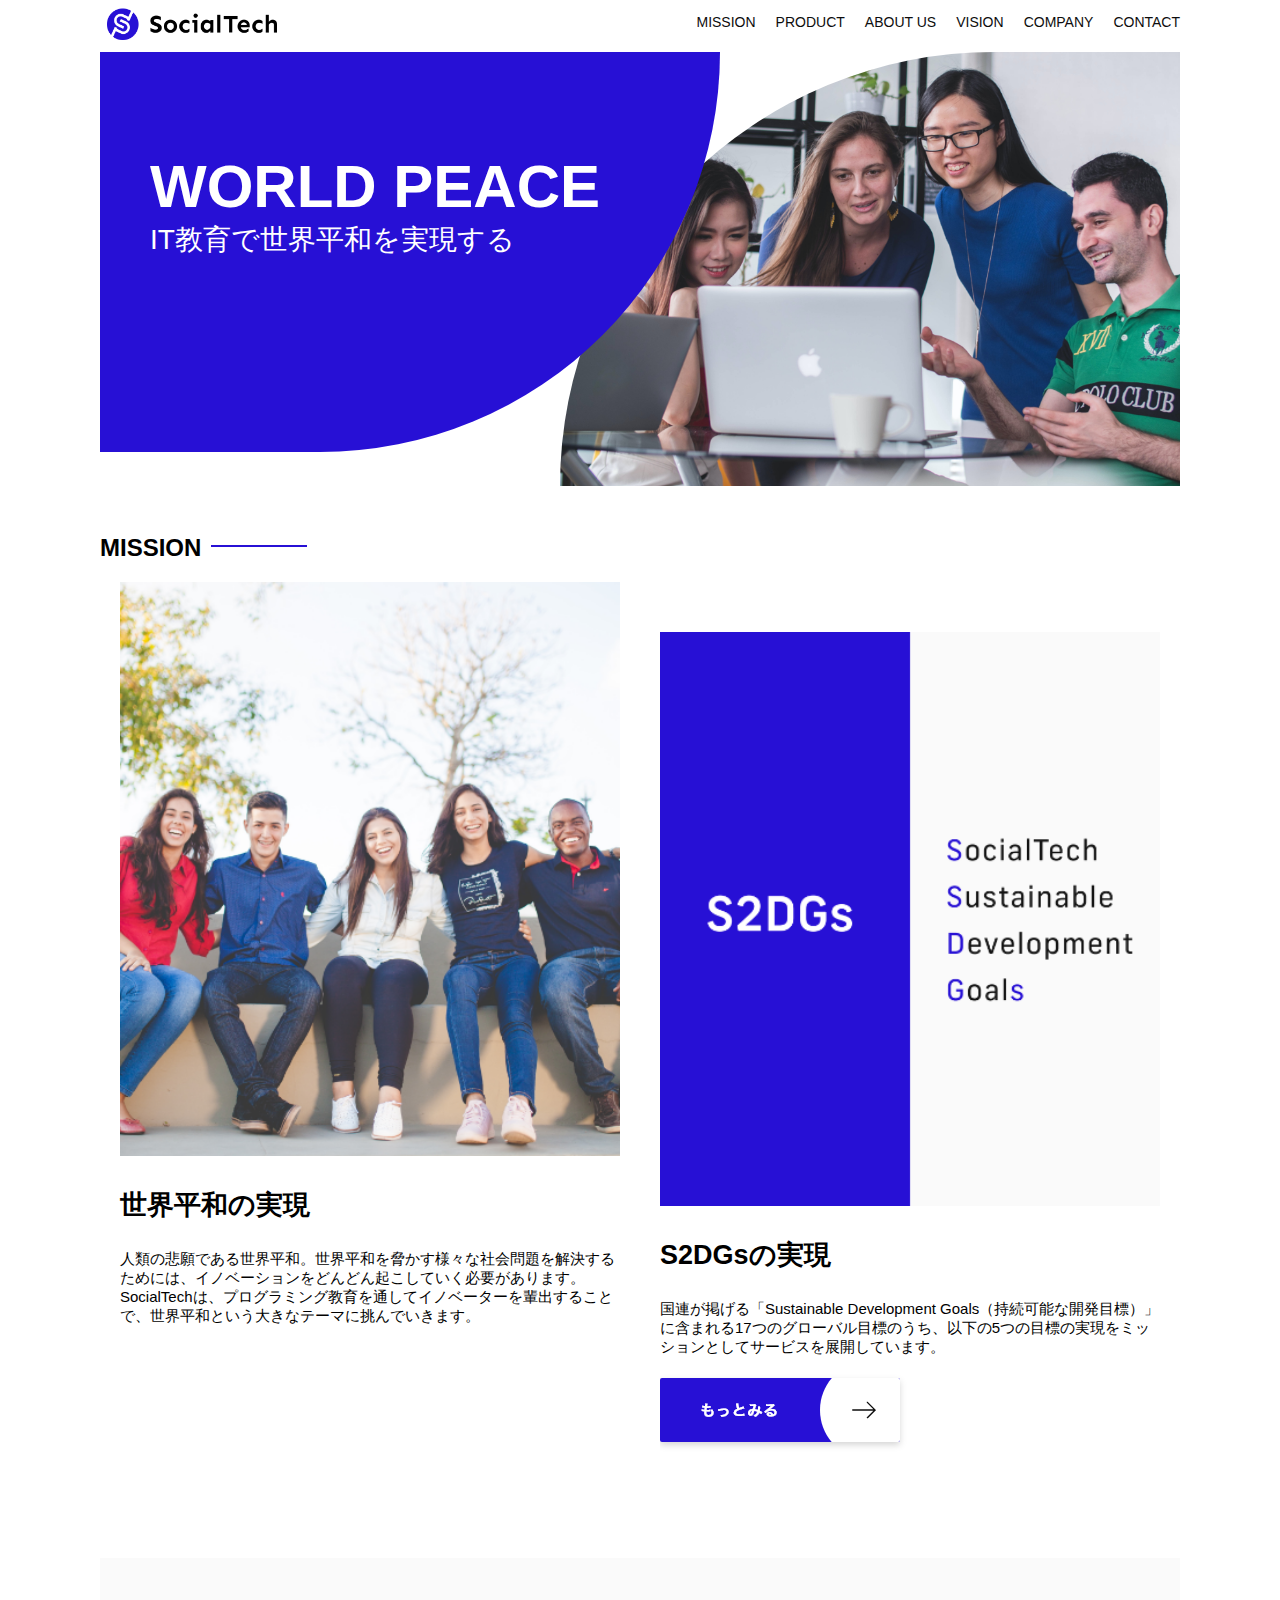
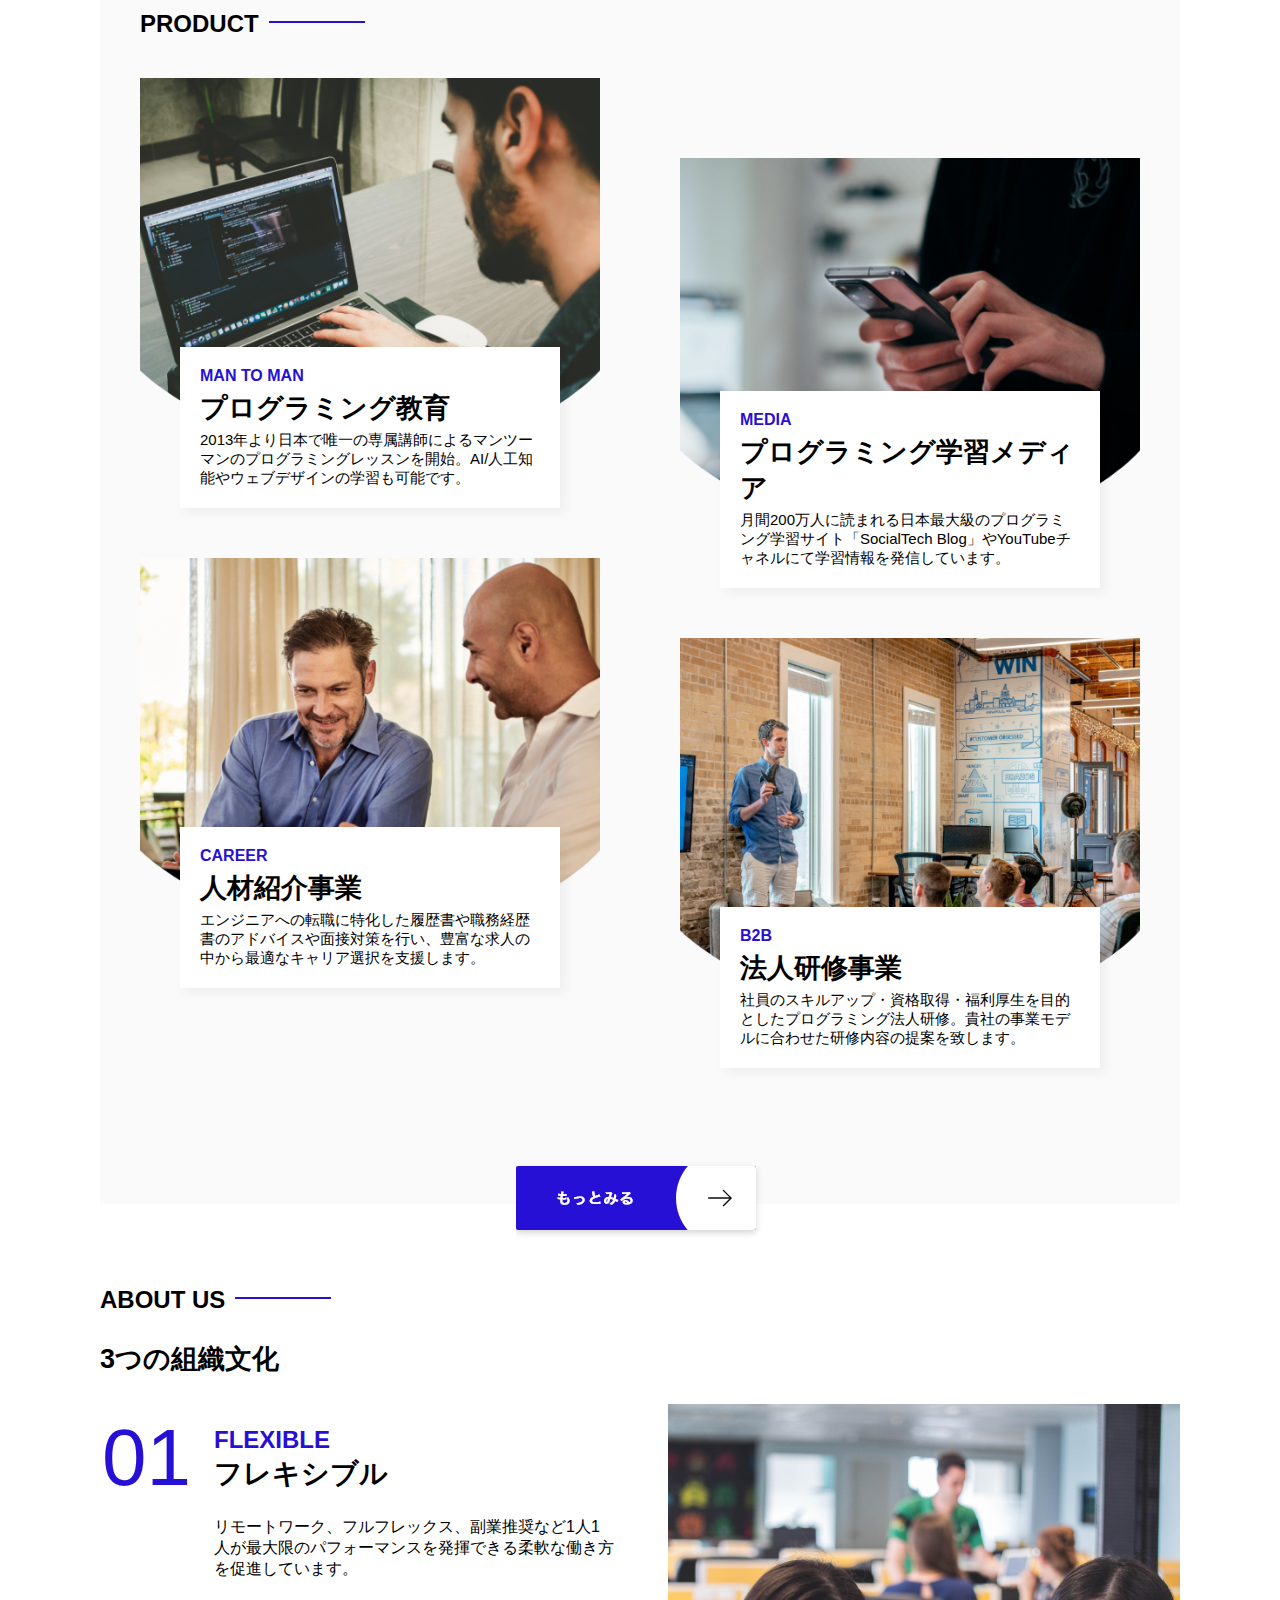
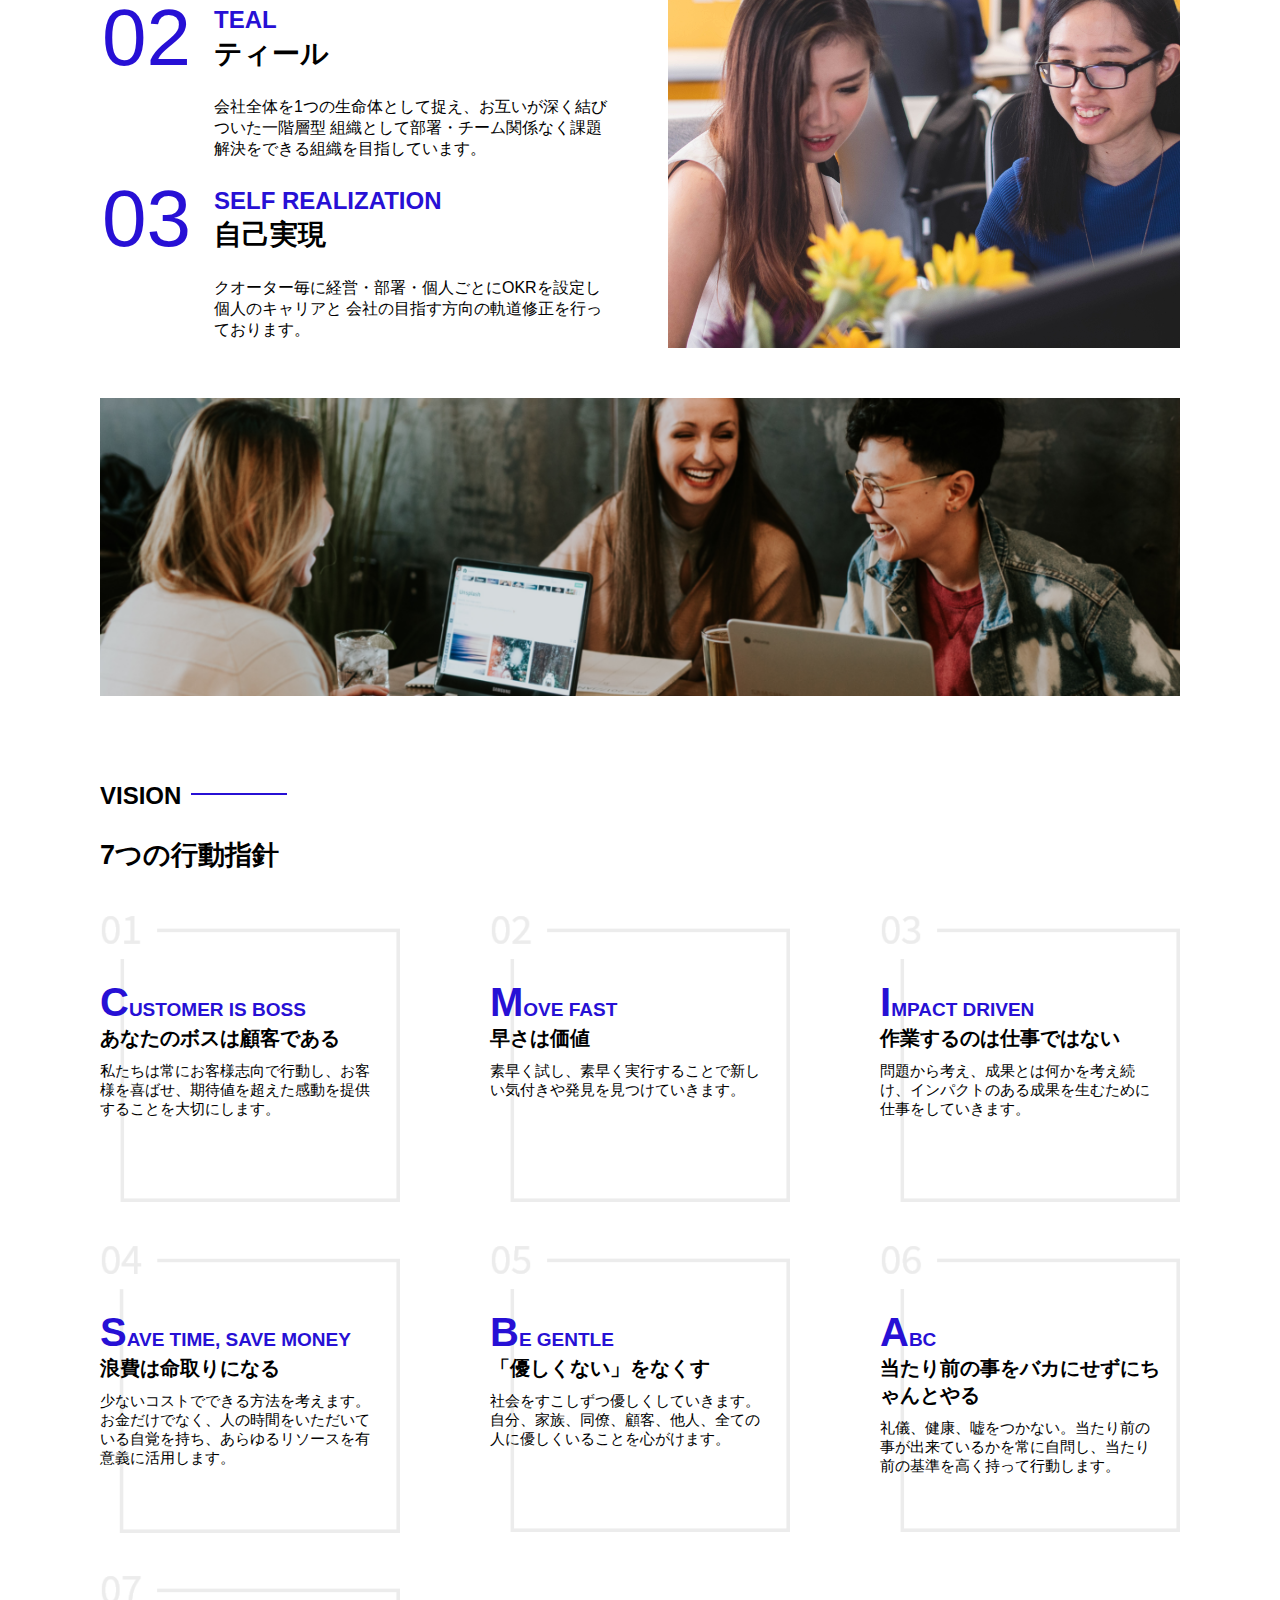
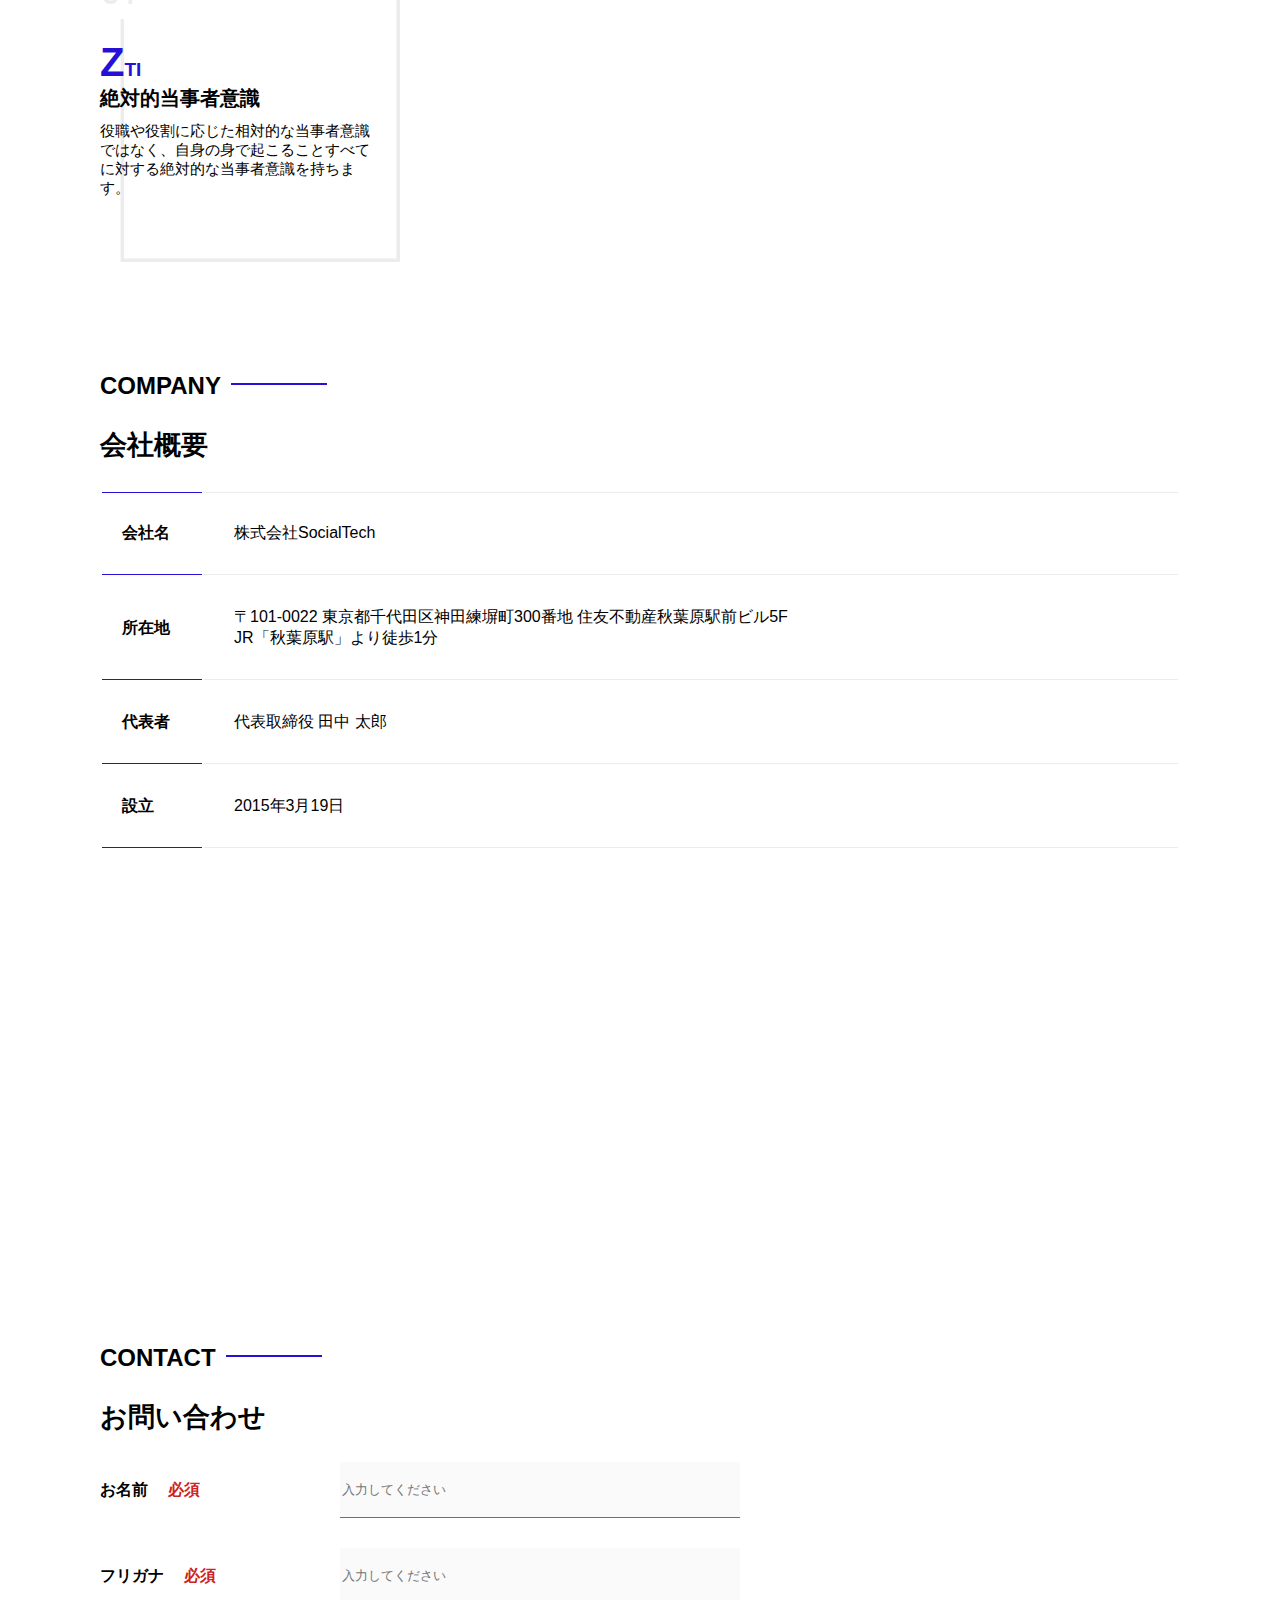
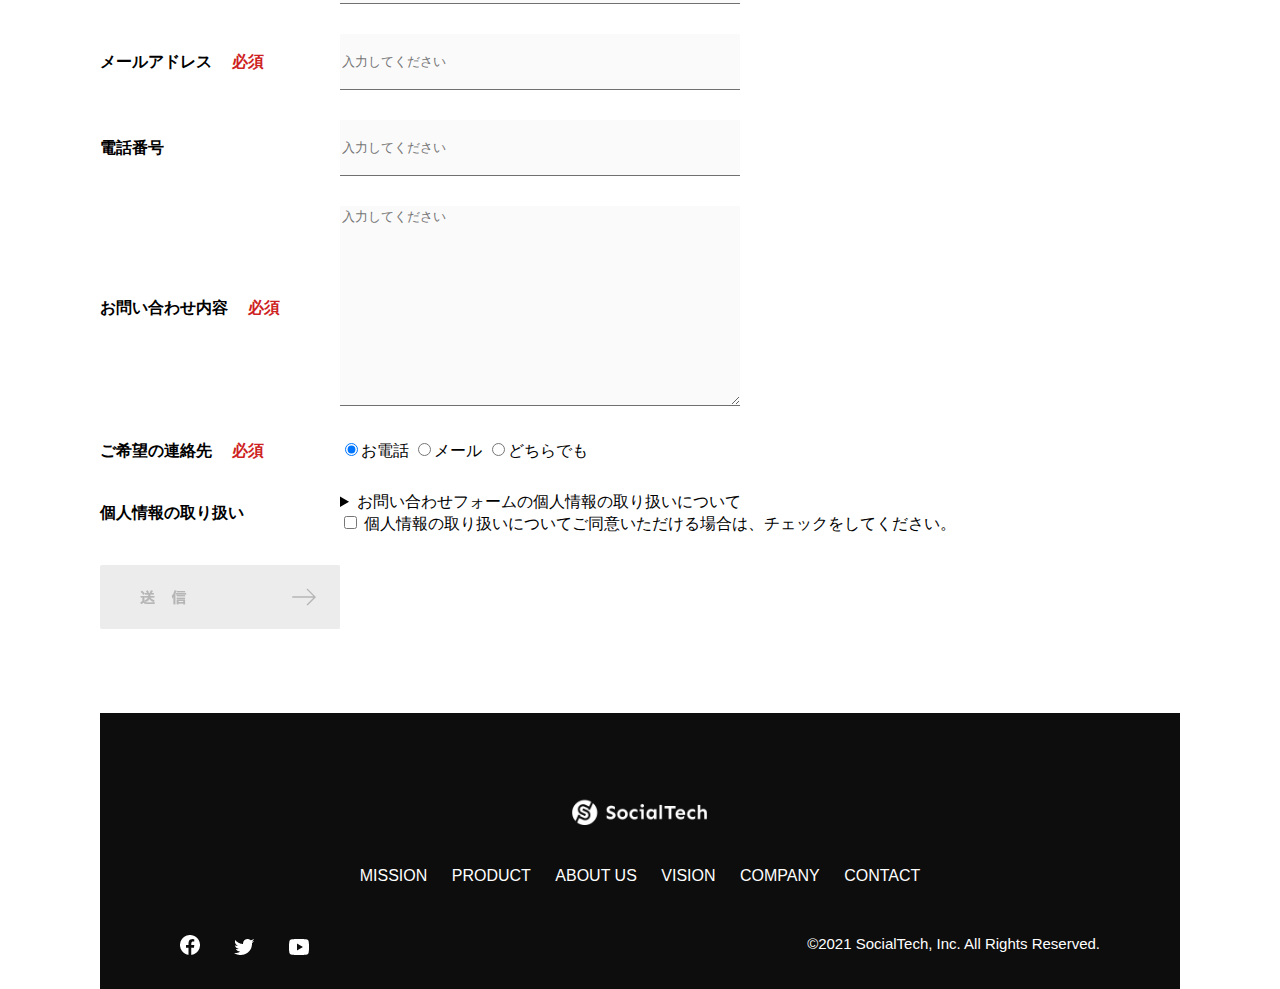
<file: kadai_tutorial_output/index.html>
<!DOCTYPE html>
<html>
  <head>
    <title>SocialTech</title>
    <meta charset="utf-8">
    <meta name="description" content="SocialTechはEdTech業界のリーディングカンパニーを目指します。">
    <meta name="viewport" content="width=device-width, initial-scale=1.0">
    <link rel="stylesheet" href="style.css">
  </head>

  <body>
    <!-- ヘッダー -->
    <header>
      <!-- ロゴ -->
      <a href="index.html" id="logo">
        <img src="images/logo.png" alt="トップページに戻る">
      </a>

      <!-- PC用ナビゲーション -->
      <nav id="nav-pc">
        <ul>
          <li><a href="mission.html">MISSION</a></li>
          <li><a href="product.html">PRODUCT</a></li>
          <li><a href="index.html#aboutus">ABOUT US</a></li>
          <li><a href="index.html#vision">VISION</a></li>
          <li><a href="index.html#company">COMPANY</a></li>
          <li><a href="index.html#contact">CONTACT</a></li>
        </ul>
      </nav>

      <!-- スマホ用メニューボタン -->
      <button id="menu-sp" onclick="document.getElementById('nav-sp').style.display = 'block'">
        <img src="images/button-menu.png" alt="ナビゲーションを開く">
      </button>

      <!-- スマホ用ナビゲーション -->
      <div id="nav-sp">
        <button id="close" onclick="document.getElementById('nav-sp').style.display = 'none'">
          <img src="images/button-close.png" alt="ナビゲーションを閉じる">
        </button>

        <nav>
          <ul>
            <li>
              <a id="logo-sp" href="index.html" onclick="document.getElementById('nav-sp').style.display = 'none'"><img src="images/logo-sp.png" alt="トップページに戻る"></a>
            </li>
            <li><a class="menu" href="mission.html" onclick="document.getElementById('nav-sp').style.display = 'none'">MISSION</a></li>
            <li><a class="menu" href="product.html" onclick="document.getElementById('nav-sp').style.display = 'none'">PRODUCT</a></li>
            <li><a class="menu" href="index.html#aboutus" onclick="document.getElementById('nav-sp').style.display = 'none'">ABOUT US</a></li>
            <li><a class="menu" href="index.html#vision" onclick="document.getElementById('nav-sp').style.display = 'none'">VISION</a></li>
            <li><a class="menu" href="index.html#company" onclick="document.getElementById('nav-sp').style.display = 'none'">COMPANY</a></li>
            <li><a class="menu" href="index.html#contact" onclick="document.getElementById('nav-sp').style.display = 'none'">CONTACT</a></li>
          </ul>
        </nav>
        <div id="sns">
          <a href="https://www.facebook.com/sejuku2013">
            <img src="images/button-facebook.png" alt="Facebookのリンク">
          </a>
          <a href="https://twitter.com/samuraijuku">
            <img src="images/button-twitter.png" alt="Twitterのリンク">
          </a>
          <a href="https://www.youtube.com/channel/UCCFOQO5aDK0xXam4cUQXT8g">
            <img src="images/button-youtube.png" alt="YouTubeのリンク">
          </a>
        </div>
      </div>
    </header>

    <main>
      <article>
        <!-- メインビジュアル -->
        <section id="main-visual">
          <div id="main-message">
            <h1>WORLD PEACE</h1>
            <p>IT教育で世界平和を実現する</p>
          </div>
          <img src="images/index/index-main.png" alt="PCの周りに集まる多国籍の仲間たち">
        </section>

        <!-- ミッション -->
        <section id="mission">
          <h2 class="index-h2">MISSION</h2>
          <div id="mission-flex">
            <div>
              <img id="mission-photo" src="images/index/index-mission.png" alt="屋外のベンチで写真を撮影する多国籍の仲間たち">
              <h3>世界平和の実現</h3>
              <p>人類の悲願である世界平和。世界平和を脅かす様々な社会問題を解決するためには、イノベーションをどんどん起こしていく必要があります。SocialTechは、プログラミング教育を通してイノベーターを輩出することで、世界平和という大きなテーマに挑んでいきます。</p>
            </div>
            <div>
              <img id="s2dgs" src="images/index/s2dgs.png" alt="S2DGs">
              <h3>S2DGsの実現</h3>
              <p>国連が掲げる「Sustainable Development Goals（持続可能な開発目標）」に含まれる17つのグローバル目標のうち、以下の5つの目標の実現をミッションとしてサービスを展開しています。</p>
              <a href="mission.html">
                <img src="images/button-more.png" alt="もっとみる">
              </a>
            </div>
          </div>
        </section>

        <!-- プロダクト -->
        <section id="product">
          <h2 class="index-h2">PRODUCT</h2>
          <div class="product-flex">
            <div id="product-left">
              <div>
                <img class="product-photo" src="images/index/index-mantoman.png" alt="PCでコードを書く男性">
                <div class="product-explain">
                  <span>MAN TO MAN</span>
                  <h3>プログラミング教育</h3>
                  <p>2013年より日本で唯一の専属講師によるマンツーマンのプログラミングレッスンを開始。AI/人工知能やウェブデザインの学習も可能です。</p>
                </div>
              </div>
              <div>
                <img class="product-photo" src="images/index/index-career.png" alt="笑顔で話し合う2人の男性">
                <div class="product-explain">
                  <span>CAREER</span>
                  <h3>人材紹介事業</h3>
                  <p>エンジニアへの転職に特化した履歴書や職務経歴書のアドバイスや面接対策を行い、豊富な求人の中から最適なキャリア選択を支援します。</p>
                </div>
              </div>
            </div>
            <div id="product-right">
              <div>
                <img class="product-photo" src="images/index/index-media.png" alt="スマートフォンを操作する人">
                <div class="product-explain">
                  <span>MEDIA</span>
                  <h3>プログラミング学習メディア</h3>
                  <p>月間200万人に読まれる日本最大級のプログラミング学習サイト「SocialTech Blog」やYouTubeチャネルにて学習情報を発信しています。</p>
                </div>
              </div>
              <div>
                <img class="product-photo" src="images/index/index-b2b.png" alt="講演中の男性とそれを聴く人々">
                <div class="product-explain">
                  <span>B2B</span>
                  <h3>法人研修事業</h3>
                  <p>社員のスキルアップ・資格取得・福利厚生を目的としたプログラミング法人研修。貴社の事業モデルに合わせた研修内容の提案を致します。</p>
                </div>
              </div>
            </div>
          </div>
          <div id="product-more">
            <a href="product.html">
              <img src="images/button-more.png" alt="もっとみる">
            </a>
          </div>
        </section>

        <!-- ABOUT US -->
        <section id="aboutus">
          <h2 class="index-h2">ABOUT US</h2>
          <h3>3つの組織文化</h3>
          <div>
            <table class="culture-table">
              <tr>
                <td class="culture-num">01</td>
                <th><span class="culture-en">FLEXIBLE</span><br>フレキシブル</th>
              </tr>
              <tr>
                <td>
                  <!--空のセル-->
                </td>
                <td class="culture-description">リモートワーク、フルフレックス、副業推奨など1人1人が最大限のパフォーマンスを発揮できる柔軟な働き方を促進しています。</td>
              </tr>
              <tr>
                <td class="culture-num">02</td>
                <th><span class="culture-en">TEAL</span><br>ティール</th>
              </tr>
              <tr>
                <td>
                  <!--空のセル-->
                </td>
                <td class="culture-description">会社全体を1つの生命体として捉え、お互いが深く結びついた一階層型 組織として部署・チーム関係なく課題解決をできる組織を目指しています。</td>
              </tr>
              <tr>
                <td class="culture-num">03</td>
                <th><span class="culture-en">SELF REALIZATION</span><br>自己実現</th>
              </tr>
              <tr>
                <td>
                  <!--空のセル-->
                </td>
                <td class="culture-description">クオーター毎に経営・部署・個人ごとにOKRを設定し個人のキャリアと 会社の目指す方向の軌道修正を行っております。</td>
              </tr>
            </table>
            <img class="culture-img" src="images/index/index-aboutus1.png" alt="笑顔で話し合う2人の女性">
          </div>
          <img class="culture-img2" src="images/index/index-aboutus2.png" alt="笑顔で話し合う3人の男女">
        </section>

        <!-- VISION -->
        <section id="vision">
          <h2 class="index-h2">VISION</h2>
          <h3>7つの行動指針</h3>
          <div>
            <div class="vision-box">
              <img src="images/index/vision-01.png" alt="01">
              <div>
                <h4>CUSTOMER IS BOSS</h4>
                <h5>あなたのボスは顧客である</h5>
                <p>私たちは常にお客様志向で行動し、お客様を喜ばせ、期待値を超えた感動を提供することを大切にします。</p>
              </div>
            </div>
            <div class="vision-box">
              <img src="images/index/vision-02.png" alt="02">
              <div>
                <h4>MOVE FAST</h4>
                <h5>早さは価値</h5>
                <p>素早く試し、素早く実行することで新しい気付きや発見を見つけていきます。</p>
              </div>
            </div>
            <div class="vision-box">
              <img src="images/index/vision-03.png" alt="03">
              <div>
                <h4>IMPACT DRIVEN</h4>
                <h5>作業するのは仕事ではない</h5>
                <p>問題から考え、成果とは何かを考え続け、インパクトのある成果を生むために仕事をしていきます。</p>
              </div>
            </div>
            <div class="vision-box">
              <img src="images/index//vision-04.png" alt="04">
              <div>
                <h4>SAVE TIME, SAVE MONEY</h4>
                <h5>浪費は命取りになる</h5>
                <p>少ないコストでできる方法を考えます。お金だけでなく、人の時間をいただいている自覚を持ち、あらゆるリソースを有意義に活用します。</p>
              </div>
            </div>
            <div class="vision-box">
              <img src="images/index/vision-05.png" alt="05">
              <div>
                <h4>BE GENTLE</h4>
                <h5>「優しくない」をなくす</h5>
                <p>社会をすこしずつ優しくしていきます。自分、家族、同僚、顧客、他人、全ての人に優しくいることを心がけます。</p>
              </div>
            </div>
            <div class="vision-box">
              <img src="images/index/vision-06.png" alt="06">
              <div>
                <h4>ABC</h4>
                <h5>当たり前の事をバカにせずにちゃんとやる</h5>
                <p>礼儀、健康、嘘をつかない。当たり前の事が出来ているかを常に自問し、当たり前の基準を高く持って行動します。</p>
              </div>
            </div>
            <div class="vision-box">
              <img src="images/index/vision-07.png" alt="07">
              <div>
                <h4>ZTI</h4>
                <h5>絶対的当事者意識</h5>
                <p>役職や役割に応じた相対的な当事者意識ではなく、自身の身で起こることすべてに対する絶対的な当事者意識を持ちます。</p>
              </div>
            </div>
          </div>
        </section>

        <!-- COMPANY -->
        <section id="company">
          <h2 class="index-h2">COMPANY</h2>
          <h3>会社概要</h3>
          <table id="company-table">
            <tr>
              <th class="tableheader tableheader-first">会社名</th>
              <td class="cell cell-first">株式会社SocialTech</td>
            </tr>
            <tr>
              <th class="tableheader">所在地</th>
              <td class="cell">〒101-0022 東京都千代田区神田練塀町300番地 住友不動産秋葉原駅前ビル5F<br>JR「秋葉原駅」より徒歩1分</td>
            </tr>
            <tr>
              <th class="tableheader">代表者</th>
              <td class="cell">代表取締役 田中 太郎</td>
            </tr>
            <tr>
              <th class="tableheader">設立</th>
              <td class="cell">2015年3月19日</td>
            </tr>
          </table>
          <iframe src="https://www.google.com/maps/embed?pb=!1m18!1m12!1m3!1d3240.0688551336807!2d139.7720776771055!3d35.69992317258124!2m3!1f0!2f0!3f0!3m2!1i1024!2i768!4f13.1!3m3!1m2!1s0x60188fee13660e23%3A0x77137876edf742ac!2z5L2P5Y-L5LiN5YuV55Sj56eL6JGJ5Y6f6aeF5YmN44OT44Or!5e0!3m2!1sja!2sjp!4v1704858013291!5m2!1sja!2sjp" style="border: 0" allowfullscreen="" loading="lazy"></iframe>
        </section>

        <!-- お問い合わせフォーム -->
        <section id="contact">
          <h2 class="index-h2">CONTACT</h2>
          <h3>お問い合わせ</h3>
          <form>
            <div>
              <div class="contact-heading">
                <label class="contact-label">お名前<span class="contact-span">必須</span></label>
              </div>
              <div>
                <input type="text" name="name" placeholder="入力してください" class="contact-textbox">
              </div>
            </div>
            <div>
              <div class="contact-heading">
                <label class="contact-label">フリガナ<span class="contact-span">必須</span></label>
              </div>
              <div>
                <input type="text" name="hurigana" placeholder="入力してください" class="contact-textbox">
              </div>
            </div>
            <div>
              <div class="contact-heading">
                <label class="contact-label">メールアドレス<span class="contact-span">必須</span></label>
              </div>
              <div>
                <input type="text" name="email" placeholder="入力してください" class="contact-textbox">
              </div>
            </div>
            <div>
              <div class="contact-heading">
                <label class="contact-label">電話番号</label>
              </div>
              <div>
                <input type="text" name="tel" placeholder="入力してください" class="contact-textbox">
              </div>
            </div>
            <div>
              <div class="contact-heading">
                <label class="contact-label">お問い合わせ内容<span class="contact-span">必須</span></label>
              </div>
              <div>
                <textarea class="contact-textarea" placeholder="入力してください" name="message"></textarea>
              </div>
            </div>
            <div>
              <div class="contact-heading">
                <label class="contact-label">ご希望の連絡先<span class="contact-span">必須</span></label>
              </div>
              <div><input class="radiobutton" type="radio" value="tel" name="contact" checked><label>お電話</label> <input class="radiobutton" type="radio" value="mail" name="contact"><label>メール</label> <input class="radiobutton" type="radio" value="both" name="contact"><label>どちらでも</label></div>
            </div>
            <div>
              <div class="contact-heading">
                <label class="contact-label">個人情報の取り扱い</label>
              </div>
              <div>
                <details>
                  <summary>お問い合わせフォームの個人情報の取り扱いについて</summary>
                  <div>
                    <dl>
                      <dt>１．組織の名称又は氏名</dt>
                      <dd>株式会社SocialTech</dd>
                      <dt>２．個人情報保護管理者（若しくはその代理人）の氏名又は職名、所属及び連絡先</dt>
                      <dd>
                        <p>鈴木 一郎 コーポレート部</p>
                        <p>メールアドレス：samurai@example.com</p>
                        <p>TEL：03-1234-5678</p>
                      </dd>
                      <dt>３．個人情報の利用目的</dt>
                      <dd>
                        <ul>
                          <li>・本サービス及び本サービスに関連する情報の提供又はそれらに関する連絡のため</li>
                          <li>・ユーザーの本人確認のため</li>
                          <li>・当社サービスのご案内のため</li>
                          <li>・当社の商品等の広告または宣伝（電子メールによるものを含むものとします。）</li>
                        </ul>
                      </dd>
                      <dt>４．個人情報の取り扱い業務の委託</dt>
                      <dd>個人情報の取扱業務の全部または一部を外部に業務委託する場合があります。その際、弊社は、個人情報を適切に保護できる管理体制を敷き実行していることを条件として委託先を厳選したうえで、機密保持契約を委託先と締結し、お客様の個人情報を厳密に管理させます。</dd>
                      <dt>５．個人情報の開示等の請求</dt>
                      <dd>
                        お客様は、弊社に対してご自身の個人情報の開示等（利用目的の通知、開示、内容の訂正・追加・削除、利用の停止または消去、第三者への提供の停止）に関して、当社問合わせ窓口に申し出ることができます。<br>
                        その際、弊社はお客様ご本人を確認させていただいたうえで、合理的な期間内に対応いたします。<br>
                        なお、個人情報に関する弊社問合わせ先は、次の通りです。
                      </dd>
                      <dd>
                        <p>株式会社SocialTech　個人情報問合せ窓口</p>
                        <p>〒150-0043　東京都千代田区神田練塀町300番地 住友不動産秋葉原駅前ビル5F</p>
                        <p>メールアドレス：samurai@example.com　TEL：03-1234-5678</p>
                      </dd>

                      <dt>６．個人情報を提供されることの任意性について</dt>
                      <dd>お客様がご自身の個人情報を弊社に提供されるか否かは、お客様のご判断によりますが、もしご提供されない場合には、適切なサービスが提供できない場合がありますので予めご了承ください。</dd>
                    </dl>
                  </div>
                </details>
                <input type="checkbox" name="agree">
                <span>個人情報の取り扱いについてご同意いただける場合は、チェックをしてください。</span>
              </div>
            </div>
            <input type="image" src="images/button-submit.png" alt="送信する">
          </form>
        </section>
      </article>
    </main>

    <footer>
      <div id="footer-logo">
        <img src="images/logo-sp.png" alt="SocialTech">
      </div>
      <div id="footer-link">
        <a href="mission.html">MISSION</a>
        <a href="product.html">PRODUCT</a>
        <a href="index.html#aboutus">ABOUT US</a>
        <a href="index.html#vision">VISION</a>
        <a href="index.html#company">COMPANY</a>
        <a href="index.html#contact">CONTACT</a>
      </div>
      <div id="sns-footer">
        <div class="sns-btns">
          <a href="https://www.facebook.com/sejuku2013"><img src="images/button-facebook.png" alt="Facebookのリンク"></a>
          <a href="https://twitter.com/samuraijuku"><img src="images/button-twitter.png" alt="Twitterのリンク"></a>
          <a href="https://www.youtube.com/channel/UCCFOQO5aDK0xXam4cUQXT8g"><img src="images/button-youtube.png" alt="YouTubeのリンク"></a>
        </div>
        <p id="copyright">&copy;2021 SocialTech, Inc. All Rights Reserved.</p>
      </div>
    </footer>

  </body>
</html>
</file>
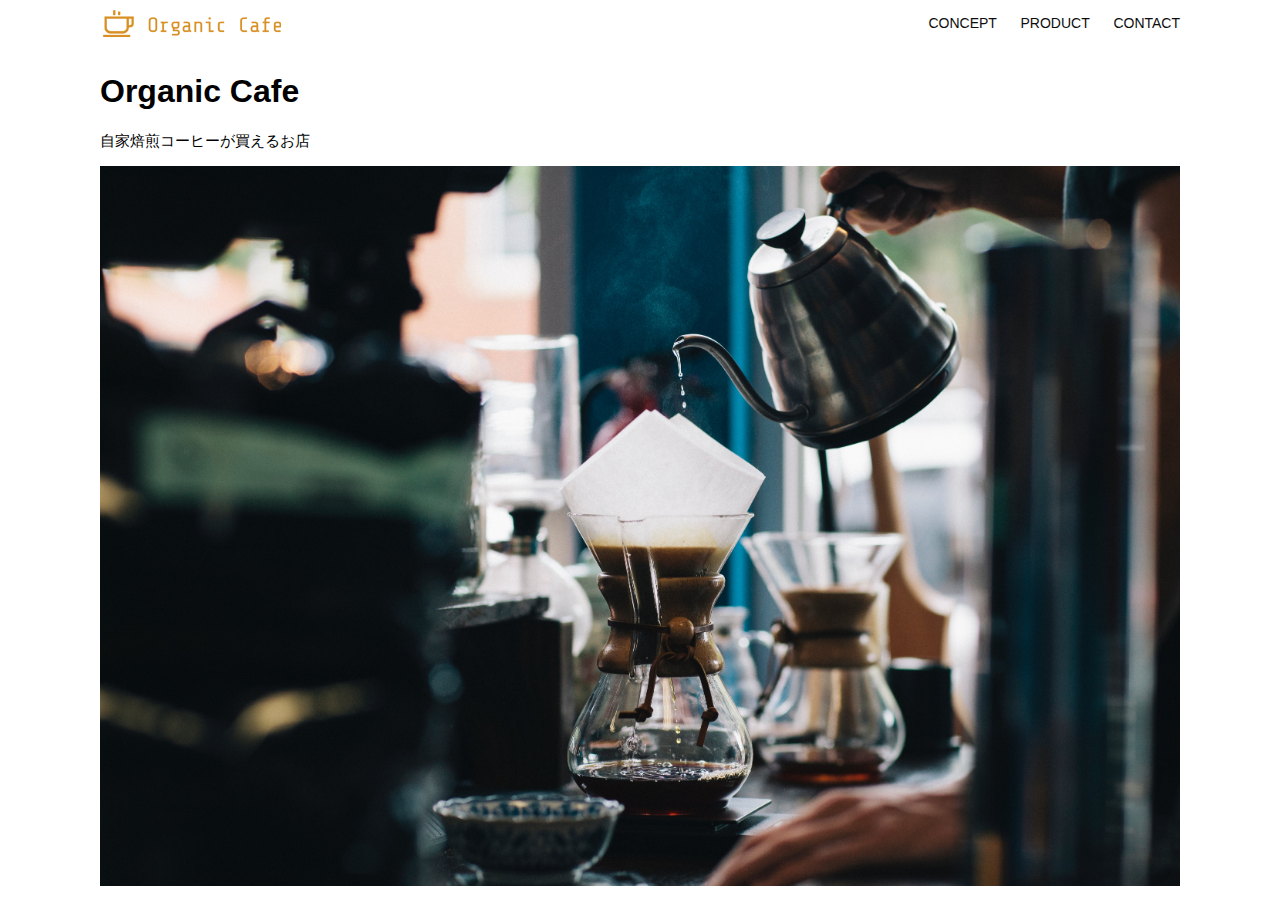
<file: kadai_013/hatml-css-kadai_013/index.html>
<!DOCTYPE html>
<html>
  <head>
    <title>Organic Cafe</title>
    <meta charset="UTF-8" />
    <meta name="description" content="自家焙煎のコーヒーがお家で楽しめるOrganic Cafe"/>
    <meta name="viewport" content="width=device-width, initial-scale=1.0" />
    <link rel="stylesheet" href="style.css" />
  </head>
  <body>

    <!-- ヘッダー -->
    <header>
      <a href="index.html" id="logo"><img src="images/logo.png" alt="トップページに戻る"/></a>

      <!-- PC用ナビゲーション -->
      <nav id="nav-pc">
        <a href="index.html#concept">CONCEPT</a>
        <a href="index.html#product">PRODUCT</a>
        <a href="index.html#contact">CONTACT</a>
      </nav>

      <!--スマートフォン用メニューボタン-->
      <img id="menu-sp" src="images/button-menu.png" alt="ナビゲーションを開く" onclick="document.getElementById('nav-sp').style.display='block'">
      
      <!--スマートフォン用ナビゲーション-->
      <nav id="nav-sp">
        <img id="close" src="images/button-close.png" alt="ナビゲーションを閉じる" onclick="document.getElementById('nav-sp').style.display='none'">
        <a id="logo-sp" href="index.html" onclick="document.getElementById('nav-sp').style.display = 'none'">
        <img src="images/logo-sp.png" alt="トップページに戻る"></a>
        <a class="menu" href="index.html#concept" onclick="document.getElementById('nav-sp').style.display = 'none'">CONCEPT</a>
        <a class="menu" href="index.html#product" onclick="document.getElementById('nav-sp').style.display = 'none'">PRODUCT</a>
        <a class="menu" href="index.html#contact" onclick="document.getElementById('nav-sp').style.display = 'none'">CONTACT</a>
      </nav>
    </header>

    <main>
      <article>
        <!-- メインビジュアル -->
        <section id="main-visual">
          <div id="main-message">
            <h1>Organic Cafe</h1>
            <p>自家焙煎コーヒーが買えるお店</p>
          </div>
          <img src="images/main-image.jpg" alt="コーヒーをハンドドリップで淹れる画像"/>
        </section>
      </article>
    </main>
  </body>
</html>
</file>
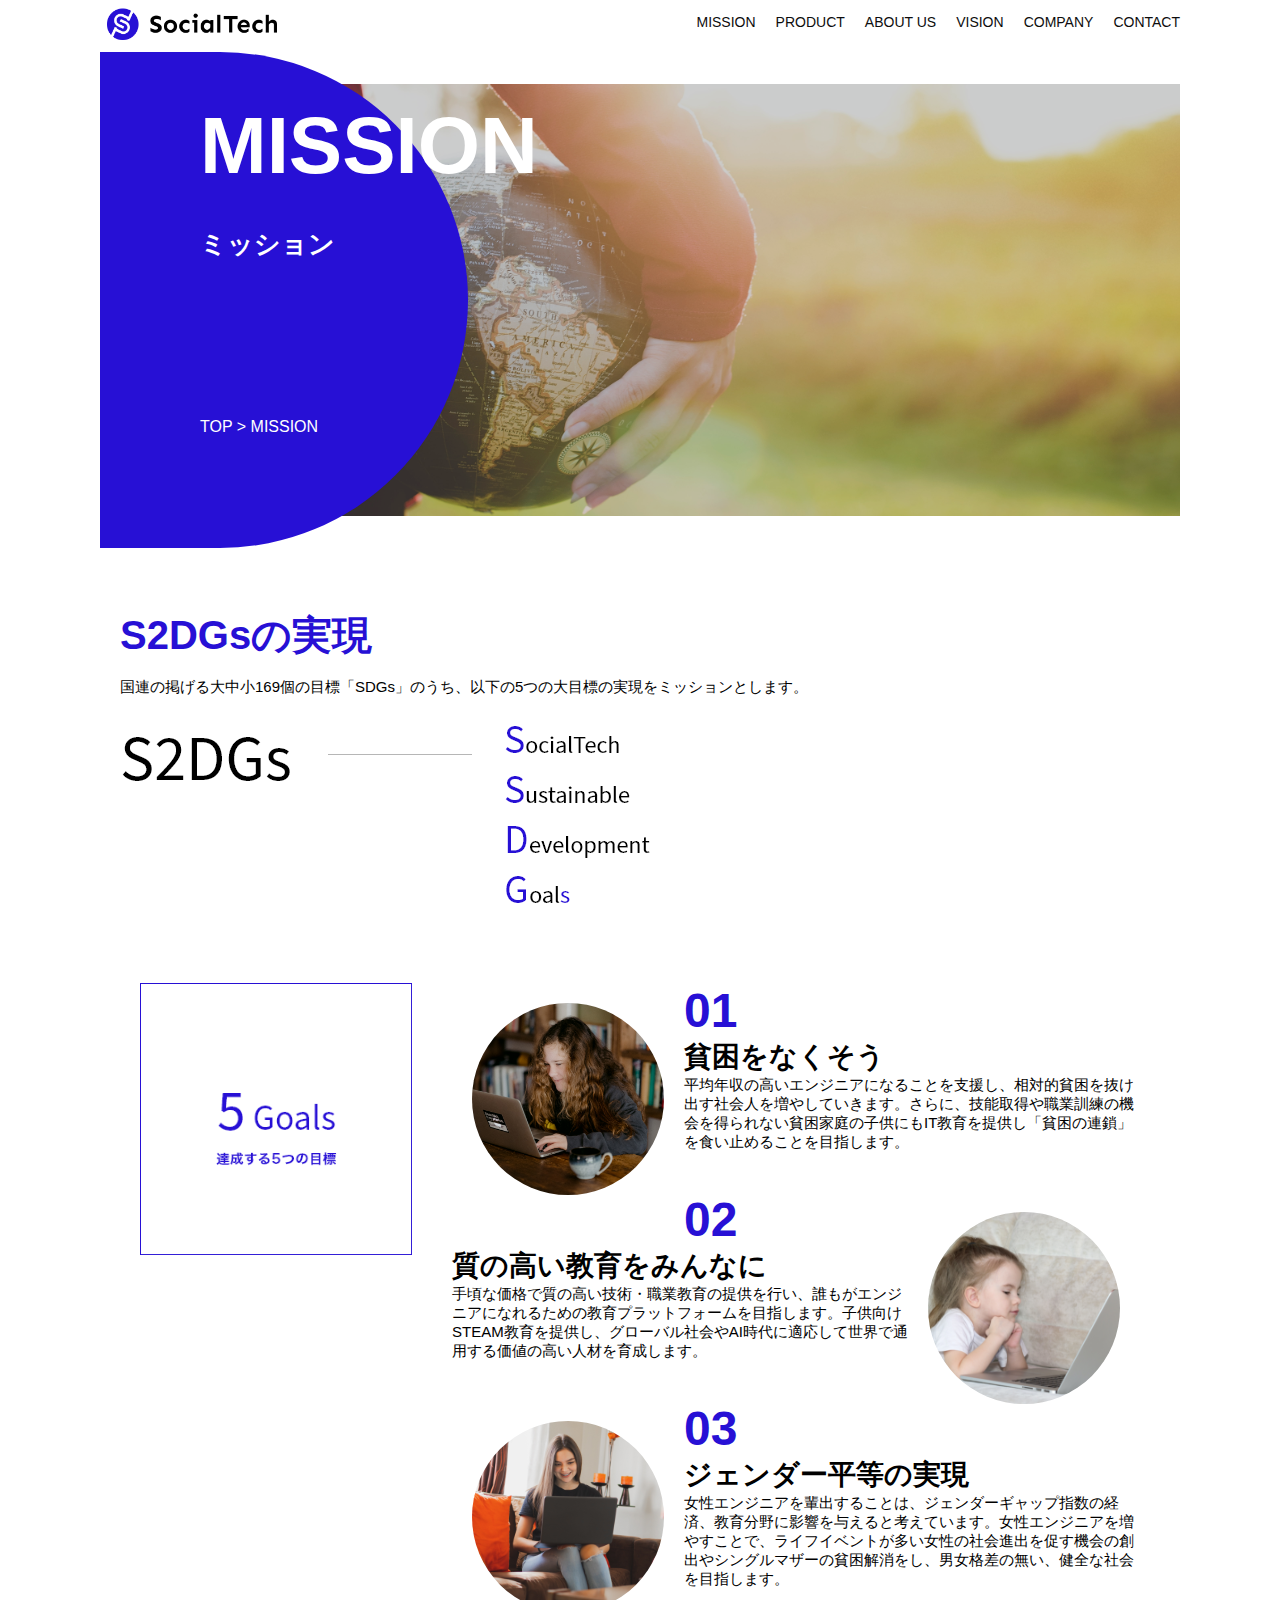
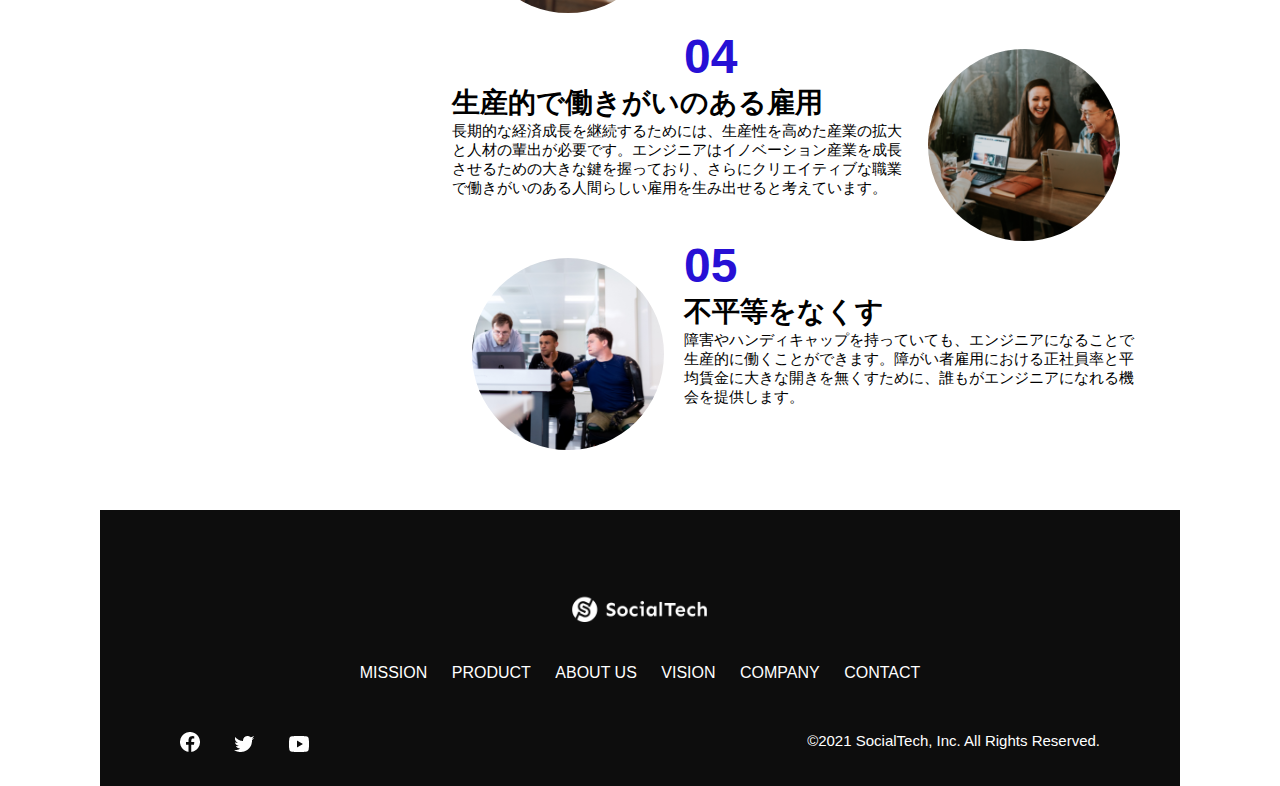
<file: kadai_tutorial_output/mission.html>
<!DOCTYPE html>
<html>
  <head>
    <title>SocialTech - MISSION ミッション -</title>
    <meta charset="utf-8">
    <meta name="description" content="SocialTechが目指す5つの目標（S2DGs）を紹介します">
    <meta name="viewport" content="width=device-width, initial-scale=1.0">
    <link rel="stylesheet" href="style.css">
  </head>

  <body>
    <!-- ヘッダー -->
    <header>
      <!-- ロゴ -->
      <a href="index.html" id="logo">
        <img src="images/logo.png" alt="トップページに戻る">
      </a>

      <!-- PC用ナビゲーション -->
      <nav id="nav-pc">
        <ul>
          <li><a href="mission.html">MISSION</a></li>
          <li><a href="product.html">PRODUCT</a></li>
          <li><a href="index.html#aboutus">ABOUT US</a></li>
          <li><a href="index.html#vision">VISION</a></li>
          <li><a href="index.html#company">COMPANY</a></li>
          <li><a href="index.html#contact">CONTACT</a></li>
        </ul>
      </nav>

      <!-- スマホ用メニューボタン -->
      <button id="menu-sp" onclick="document.getElementById('nav-sp').style.display = 'block'">
        <img src="images/button-menu.png" alt="ナビゲーションを開く">
      </button>

      <!-- スマホ用ナビゲーション -->
      <div id="nav-sp">
        <button id="close" onclick="document.getElementById('nav-sp').style.display = 'none'">
          <img src="images/button-close.png" alt="ナビゲーションを閉じる">
        </button>

        <nav>
          <ul>
            <li>
              <a id="logo-sp" href="index.html" onclick="document.getElementById('nav-sp').style.display = 'none'"><img src="images/logo-sp.png" alt="トップページに戻る"></a>
            </li>
            <li><a class="menu" href="mission.html" onclick="document.getElementById('nav-sp').style.display = 'none'">MISSION</a></li>
            <li><a class="menu" href="product.html" onclick="document.getElementById('nav-sp').style.display = 'none'">PRODUCT</a></li>
            <li><a class="menu" href="index.html#aboutus" onclick="document.getElementById('nav-sp').style.display = 'none'">ABOUT US</a></li>
            <li><a class="menu" href="index.html#vision" onclick="document.getElementById('nav-sp').style.display = 'none'">VISION</a></li>
            <li><a class="menu" href="index.html#company" onclick="document.getElementById('nav-sp').style.display = 'none'">COMPANY</a></li>
            <li><a class="menu" href="index.html#contact" onclick="document.getElementById('nav-sp').style.display = 'none'">CONTACT</a></li>
          </ul>
        </nav>
        <div id="sns">
          <a href="https://www.facebook.com/sejuku2013">
            <img src="images/button-facebook.png" alt="Facebookのリンク">
          </a>
          <a href="https://twitter.com/samuraijuku">
            <img src="images/button-twitter.png" alt="Twitterのリンク">
          </a>
          <a href="https://www.youtube.com/channel/UCCFOQO5aDK0xXam4cUQXT8g">
            <img src="images/button-youtube.png" alt="YouTubeのリンク">
          </a>
        </div>
      </div>
    </header>

    <main>
      <article>
        <section id="mission-main">
          <div class="mission-main-inner">
            <div id="mission-title">
              <h1>MISSION<br><span>ミッション</span></h1>
              <p>TOP > MISSION</p>
            </div>
          </div>
        </section>

        <section id="mission-s2dgs">
          <h2 class="mission-h2">S2DGsの実現</h2>
          <p>国連の掲げる大中小169個の目標「SDGs」のうち、以下の5つの大目標の実現をミッションとします。</p>
          <img src="images/mission/mission-s2dgs.png" alt="S2DGs">
        </section>

        <section id="mission-five-goals">
          <div class="five-goals-image">
            <img src="images/mission/mission-5goals.png" alt="5Goals">
          </div>
          <div class="five-goals-read">
            <div>
              <img class="fivegoals-image-left" src="images/mission/mission-5goals01.png" alt="PCを操作する女の子">
              <span class="fivegoals-number">01</span>
              <h3 class="fivegoals-h3">貧困をなくそう</h3>
              <p class="fivegoals-p">平均年収の高いエンジニアになることを支援し、相対的貧困を抜け出す社会人を増やしていきます。さらに、技能取得や職業訓練の機会を得られない貧困家庭の子供にもIT教育を提供し「貧困の連鎖」を食い止めることを目指します。</p>
            </div>
            <div>
              <img class="fivegoals-image-right" src="images/mission/mission-5goals02.png" alt="PCを見つめる小さい女の子">
              <span class="fivegoals-number">02</span>
              <h3 class="fivegoals-h3">質の高い教育をみんなに</h3>
              <p class="fivegoals-p">手頃な価格で質の高い技術・職業教育の提供を行い、誰もがエンジニアになれるための教育プラットフォームを目指します。子供向けSTEAM教育を提供し、グローバル社会やAI時代に適応して世界で通用する価値の高い人材を育成します。</p>
            </div>
            <div>
              <img class="fivegoals-image-left" src="images/mission/mission-5goals03.png" alt="PCを操作する女性">

              <span class="fivegoals-number">03</span>
              <h3 class="fivegoals-h3">ジェンダー平等の実現</h3>
              <p class="fivegoals-p">女性エンジニアを輩出することは、ジェンダーギャップ指数の経済、教育分野に影響を与えると考えています。女性エンジニアを増やすことで、ライフイベントが多い女性の社会進出を促す機会の創出やシングルマザーの貧困解消をし、男女格差の無い、健全な社会を目指します。</p>
            </div>
            <div>
              <img class="fivegoals-image-right" src="images/mission/mission-5goals04.png" alt="笑顔で話し合う3人の男女">
              <span class="fivegoals-number">04</span>
              <h3 class="fivegoals-h3">生産的で働きがいのある雇用</h3>
              <p class="fivegoals-p">長期的な経済成長を継続するためには、生産性を高めた産業の拡大と人材の輩出が必要です。エンジニアはイノベーション産業を成長させるための大きな鍵を握っており、さらにクリエイティブな職業で働きがいのある人間らしい雇用を生み出せると考えています。</p>
            </div>
            <div>
              <img class="fivegoals-image-left" src="images/mission/mission-5goals05.png" alt="障害を持つ男性が生き生きと働く様子">
              <span class="fivegoals-number">05</span>
              <h3 class="fivegoals-h3">不平等をなくす</h3>
              <p class="fivegoals-p">障害やハンディキャップを持っていても、エンジニアになることで生産的に働くことができます。障がい者雇用における正社員率と平均賃金に大きな開きを無くすために、誰もがエンジニアになれる機会を提供します。</p>
            </div>
          </div>
        </section>
      </article>
    </main>

    <footer>
      <div id="footer-logo">
        <img src="images/logo-sp.png" alt="SocialTech">
      </div>
      <div id="footer-link">
        <a href="mission.html">MISSION</a>
        <a href="product.html">PRODUCT</a>
        <a href="index.html#aboutus">ABOUT US</a>
        <a href="index.html#vision">VISION</a>
        <a href="index.html#company">COMPANY</a>
        <a href="index.html#contact">CONTACT</a>
      </div>
      <div id="sns-footer">
        <div class="sns-btns">
          <a href="https://www.facebook.com/sejuku2013"><img src="images/button-facebook.png" alt="Facebookのリンク"></a>
          <a href="https://twitter.com/samuraijuku"><img src="images/button-twitter.png" alt="Twitterのリンク"></a>
          <a href="https://www.youtube.com/channel/UCCFOQO5aDK0xXam4cUQXT8g"><img src="images/button-youtube.png" alt="YouTubeのリンク"></a>
        </div>
        <p id="copyright">&copy;2021 SocialTech, Inc. All Rights Reserved.</p>
      </div>
    </footer>

  </body>
</html>
</file>
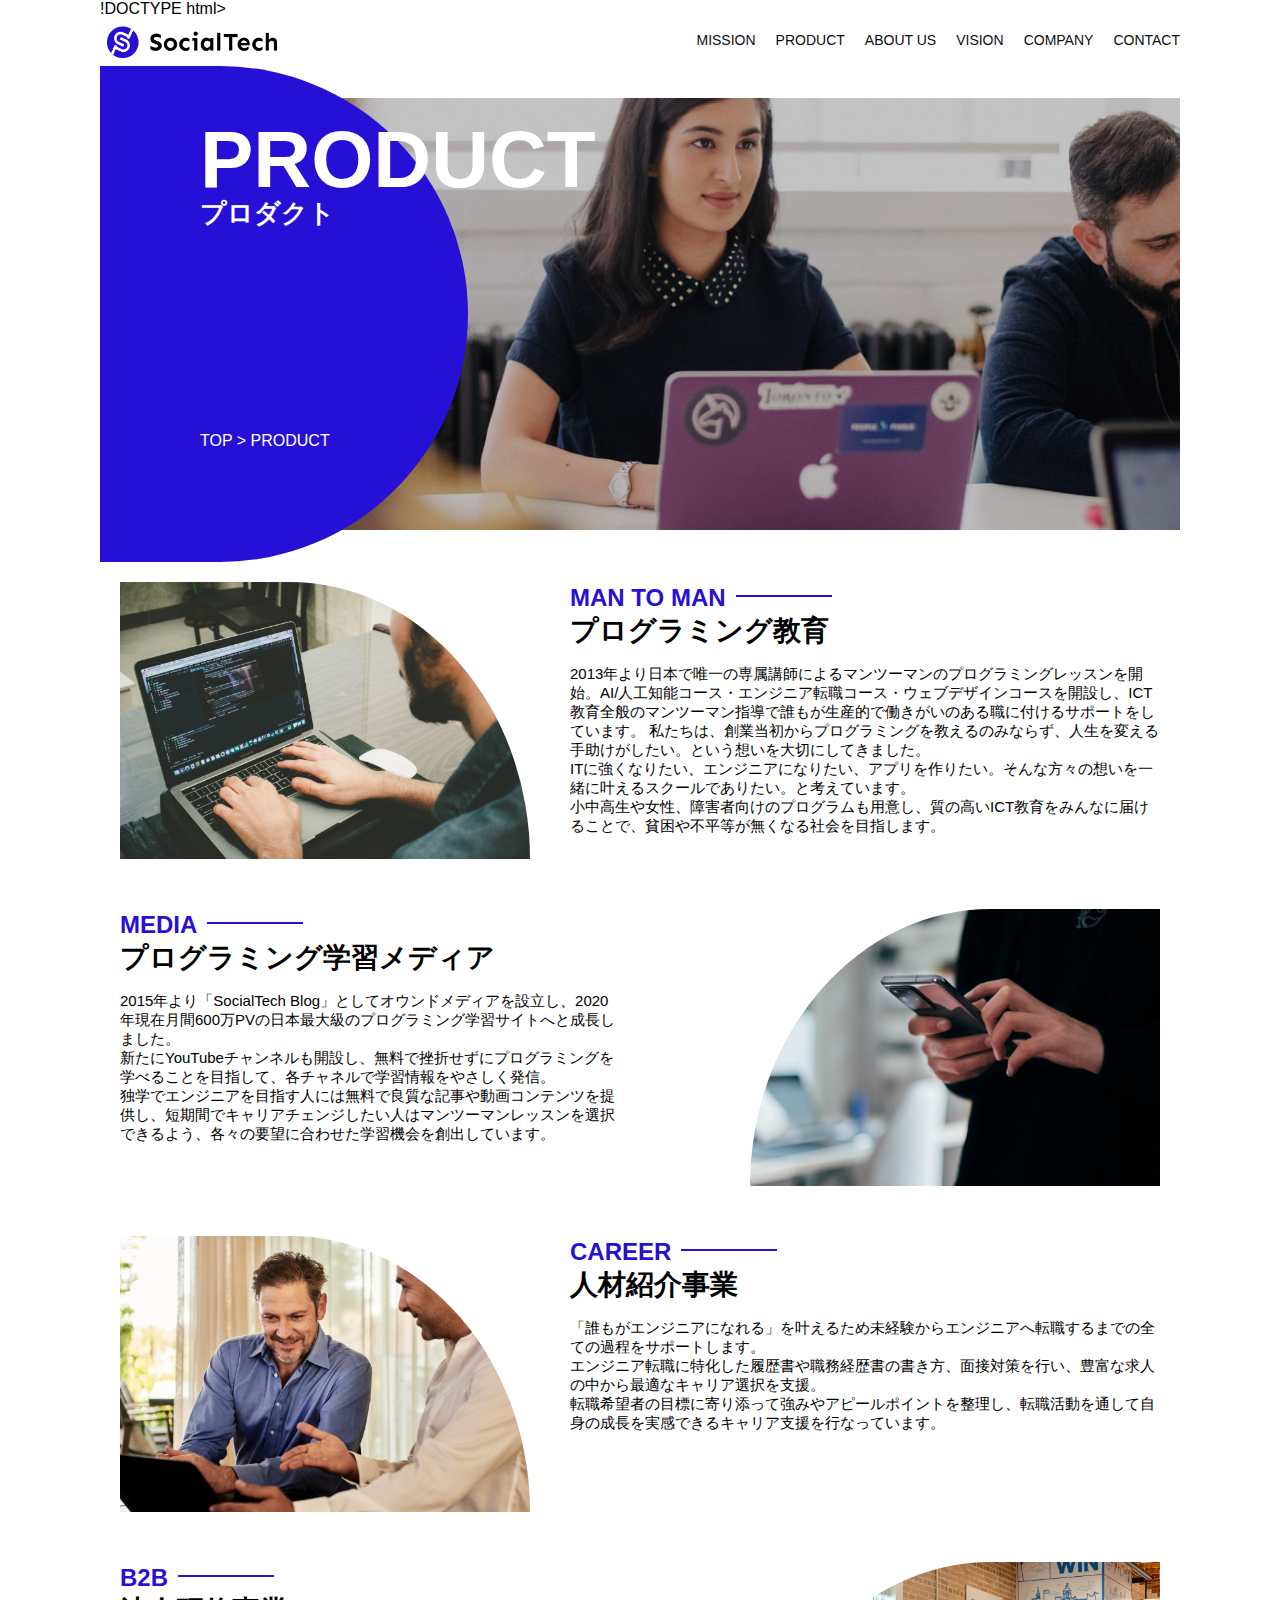
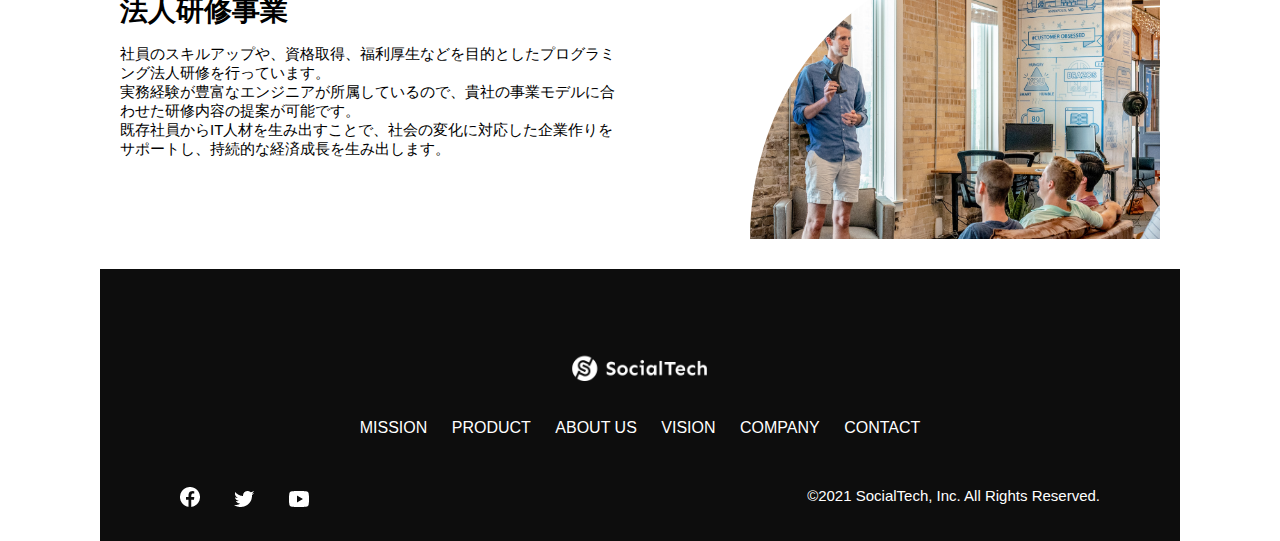
<file: kadai_tutorial_output/product.html>
!DOCTYPE html>
<html>
  <head>
    <title>SocialTech -PRODUCT プロダクト-</title>
    <meta charset="utf-8">
    <meta name="description" content="SocialTechの4つのプロダクトを紹介します">
    <meta name="viewport" content="width=device-width, initial-scale=1.0">
    <link rel="stylesheet" href="style.css">
  </head>

  <body>
    <!-- ヘッダー -->
    <header>
      <!-- ロゴ -->
      <a href="index.html" id="logo">
        <img src="images/logo.png" alt="トップページに戻る">
      </a>

      <!-- PC用ナビゲーション -->
      <nav id="nav-pc">
        <ul>
          <li><a href="mission.html">MISSION</a></li>
          <li><a href="product.html">PRODUCT</a></li>
          <li><a href="index.html#aboutus">ABOUT US</a></li>
          <li><a href="index.html#vision">VISION</a></li>
          <li><a href="index.html#company">COMPANY</a></li>
          <li><a href="index.html#contact">CONTACT</a></li>
        </ul>
      </nav>

      <!-- スマホ用メニューボタン -->
      <button id="menu-sp" onclick="document.getElementById('nav-sp').style.display = 'block'">
        <img src="images/button-menu.png" alt="ナビゲーションを開く">
      </button>

      <!-- スマホ用ナビゲーション -->
      <div id="nav-sp">
        <button id="close" onclick="document.getElementById('nav-sp').style.display = 'none'">
          <img src="images/button-close.png" alt="ナビゲーションを閉じる">
        </button>

        <nav>
          <ul>
            <li>
              <a id="logo-sp" href="index.html" onclick="document.getElementById('nav-sp').style.display = 'none'"><img src="images/logo-sp.png" alt="トップページに戻る"></a>
            </li>
            <li><a class="menu" href="mission.html" onclick="document.getElementById('nav-sp').style.display = 'none'">MISSION</a></li>
            <li><a class="menu" href="product.html" onclick="document.getElementById('nav-sp').style.display = 'none'">PRODUCT</a></li>
            <li><a class="menu" href="index.html#aboutus" onclick="document.getElementById('nav-sp').style.display = 'none'">ABOUT US</a></li>
            <li><a class="menu" href="index.html#vision" onclick="document.getElementById('nav-sp').style.display = 'none'">VISION</a></li>
            <li><a class="menu" href="index.html#company" onclick="document.getElementById('nav-sp').style.display = 'none'">COMPANY</a></li>
            <li><a class="menu" href="index.html#contact" onclick="document.getElementById('nav-sp').style.display = 'none'">CONTACT</a></li>
          </ul>
        </nav>
        <div id="sns">
          <a href="https://www.facebook.com/sejuku2013">
            <img src="images/button-facebook.png" alt="Facebookのリンク">
          </a>
          <a href="https://twitter.com/samuraijuku">
            <img src="images/button-twitter.png" alt="Twitterのリンク">
          </a>
          <a href="https://www.youtube.com/channel/UCCFOQO5aDK0xXam4cUQXT8g">
            <img src="images/button-youtube.png" alt="YouTubeのリンク">
          </a>
        </div>
      </div>
    </header>

    <main>
      <article>
        <section id="product-main">
          <div class="product-main-inner">
            <div id="product-title">
              <h1>PRODUCT<br><span>プロダクト</span></h1>
              <p>TOP > PRODUCT</p>
            </div>
          </div>
        </section>

        <section class="product-section product-section-left">
          <div class="product-section-img">
            <img src="images/product/product-mantoman.png" alt="PCでコードを書く男性">
          </div>
          <div class="product-read">
            <h2 class="product-h2">MAN TO MAN</h2>
            <h3 class="product-h3">プログラミング教育</h3>
            <p>
              2013年より日本で唯一の専属講師によるマンツーマンのプログラミングレッスンを開始。AI/人工知能コース・エンジニア転職コース・ウェブデザインコースを開設し、ICT教育全般のマンツーマン指導で誰もが生産的で働きがいのある職に付けるサポートをしています。 私たちは、創業当初からプログラミングを教えるのみならず、人生を変える手助けがしたい。という想いを大切にしてきました。<br>ITに強くなりたい、エンジニアになりたい、アプリを作りたい。そんな方々の想いを一緒に叶えるスクールでありたい。と考えています。<br>小中高生や女性、障害者向けのプログラムも用意し、質の高いICT教育をみんなに届けることで、貧困や不平等が無くなる社会を目指します。
            </p>
          </div>
        </section>

        <section class="product-section product-section-right">
          <div class="product-read">
            <h2 class="product-h2">MEDIA</h2>
            <h3 class="product-h3">プログラミング学習メディア</h3>
            <p>2015年より「SocialTech Blog」としてオウンドメディアを設立し、2020年現在月間600万PVの日本最大級のプログラミング学習サイトへと成長しました。<br>新たにYouTubeチャンネルも開設し、無料で挫折せずにプログラミングを学べることを目指して、各チャネルで学習情報をやさしく発信。<br>独学でエンジニアを目指す人には無料で良質な記事や動画コンテンツを提供し、短期間でキャリアチェンジしたい人はマンツーマンレッスンを選択できるよう、各々の要望に合わせた学習機会を創出しています。</p>
          </div>
          <div class="product-section-img">
            <img src="images/product/product-media.png" alt="スマートフォンを操作する人">
          </div>
        </section>

        <section class="product-section product-section-left">
          <div class="product-section-img">
            <img src="images/product/product-career.png" alt="笑顔で話し合う2人の男性">
          </div>
          <div class="product-read">
            <h2 class="product-h2">CAREER</h2>
            <h3 class="product-h3">人材紹介事業</h3>
            <p>「誰もがエンジニアになれる」を叶えるため未経験からエンジニアへ転職するまでの全ての過程をサポートします。<br>エンジニア転職に特化した履歴書や職務経歴書の書き方、面接対策を行い、豊富な求人の中から最適なキャリア選択を支援。<br>転職希望者の目標に寄り添って強みやアピールポイントを整理し、転職活動を通して自身の成長を実感できるキャリア支援を行なっています。<br></p>
          </div>
        </section>

        <section class="product-section product-section-right">
          <div class="product-read">
            <h2 class="product-h2">B2B</h2>
            <h3 class="product-h3">法人研修事業</h3>
            <p>社員のスキルアップや、資格取得、福利厚生などを目的としたプログラミング法人研修を行っています。<br>実務経験が豊富なエンジニアが所属しているので、貴社の事業モデルに合わせた研修内容の提案が可能です。<br>既存社員からIT人材を生み出すことで、社会の変化に対応した企業作りをサポートし、持続的な経済成長を生み出します。</p>
          </div>
          <div class="product-section-img">
            <img src="images/product/product-b2b.png" alt="講演中の男性とそれを聴く人々">
          </div>
        </section>
      </article>
    </main>

    <footer>
      <div id="footer-logo">
        <img src="images/logo-sp.png" alt="SocialTech">
      </div>
      <div id="footer-link">
        <a href="mission.html">MISSION</a>
        <a href="product.html">PRODUCT</a>
        <a href="index.html#aboutus">ABOUT US</a>
        <a href="index.html#vision">VISION</a>
        <a href="index.html#company">COMPANY</a>
        <a href="index.html#contact">CONTACT</a>
      </div>
      <div id="sns-footer">
        <div class="sns-btns">
          <a href="https://www.facebook.com/sejuku2013"><img src="images/button-facebook.png" alt="Facebookのリンク"></a>
          <a href="https://twitter.com/samuraijuku"><img src="images/button-twitter.png" alt="Twitterのリンク"></a>
          <a href="https://www.youtube.com/channel/UCCFOQO5aDK0xXam4cUQXT8g"><img src="images/button-youtube.png" alt="YouTubeのリンク"></a>
        </div>
        <p id="copyright">&copy;2021 SocialTech, Inc. All Rights Reserved.</p>
      </div>
    </footer>
    
  </body>
</html>
</file>
<file: kadai_tutorial_output/style.css>
/* PC、スマホ共通スタイル */
* {
  box-sizing: border-box;
}

p {
  font-size: 15px;
}

body {
  max-width: 1080px;
  margin: 0 auto 0 auto;
  font-family: "Source Sans Pro", "Hiragino Kaku Gothic ProN", Meiryo, Arial, sans-serif;
}
  
/* ヘッダー */
header {
  display: flex;
  justify-content: space-between;
}

/* ナビゲーションのレイアウト */
#nav-pc {
  font-size: 14px;
}

#nav-pc ul {
  display: flex;
  padding-left: 0;
}

#nav-pc li {
  list-style: none;
}

/* ナビゲーションのリンクの装飾設定 */
#nav-pc a {
  text-decoration: none;
  margin-left: 20px;
  color: #0d0d0d;
}

#nav-pc a:hover {
  text-decoration: underline;
}

/* スマホ用ナビを非表示 */
#nav-sp,
#menu-sp {
  display: none;
}

/* メインビジュアル*/
#main-visual {
  position: relative;
  height: 400px;
}

#main-message {
  position: absolute;
  top: 0;
  left: 0;
  background-color: #2710d5;
  color: #ffffff;
  border-radius: 0 0 476px 0;
  max-width: 620px;
  height: 100%;
  width: 100%;
  z-index: 11;
}

#main-message h1 {
  font-size: 60px;
  margin: 100px 0 0 50px;
}

#main-message > p {
  font-size: 28px;
  margin: 0 0 0 50px;
}

#main-visual > img {
  max-width: 620px;
  border-radius: 476px 0 0 0;
  position: absolute;
  top: 0;
  right: 0;
  z-index: 10;
}

/*見出し*/
h2 {
  margin: 40px 0 0 0;
}

h2::after {
  content: url("images/line.png");
  margin-left: 10px;
}

h3 {
  font-size: 27px;
}

/* ミッション */
#mission {
  margin: 80px auto 80px auto;
}

#mission-flex {
  display: flex;
}

#mission-flex > div {
  width: 50%;
  margin: 20px;
}

#mission-photo {
  width: 100%;
}

#s2dgs {
  margin-top: 50px;
  width: 100%;
}

/* プロダクト */
#product {
  background-color: #fafafa;
  margin: 80px 0 80px 0;
  padding: 10px 40px 0px 40px;
}

/* 外枠 */
#product .product-flex {
  margin-top: 40px;
  display: flex;
}

/* 左のカラム */
#product-left {
  width: 50%;
  margin-right: 20px;
}

/* 右のカラム */
#product-right {
  width: 50%;
  margin-left: 20px;
  margin-top: 80px;
}

/* 写真＋説明の枠 */
#product-left > div {
  position: relative;
  height: 480px;
  margin-right: 20px;
}

#product-right > div {
  position: relative;
  height: 480px;
  margin-left: 20px;
}

/* 写真*/
.product-photo {
  width: 100%;
}

/* 説明文の枠 */
.product-explain {
  background-color: #ffffff;
  position: absolute;
  left: 0;
  bottom: 50px;
  margin: 0 40px 0 40px;
  padding: 20px;
  box-shadow: 5px 5px 10px rgba(0, 0, 0, 0.05);
}

/* 説明文の英語 */
.product-explain > span {
  color: #2710d5;
  font-weight: bold;
  font-size: 16px;
  margin: 0px;
}

/* 説明文の見出し */
.product-explain > h3 {
  margin: 5px 0 5px 0;
}

/* 説明文 */
.product-explain > p {
  margin: 0;
}

/* もっと見るボタン */
#product-more {
  text-align: center;
}

#product-more a {
  position: relative;
  bottom: -42px;
}

/* ABOUT US */
#aboutus {
  margin: 80px auto 80px auto;
}

/* ３つの組織文化と写真を入れる枠 */
#aboutus > div {
  display: flex;
}

/* 写真 */
.culture-img {
  width: 50%;
  align-self: flex-start;
}

.culture-img2 {
  margin-top: 50px;
  width: 100%;
}

/* 3つの組織文化の表 */
.culture-table {
  margin-right: 50px;
}

/* 番号 */
.culture-num {
  font-size: 80px;
  color: #2710d5;
  padding: 0 20px 0 0;
}

/* 見出し */
.culture-table th {
  text-align: left;
  font-size: 28px;
  font-weight: bold;
}

/* 組織文化英語 */
.culture-en {
  color: #2710d5;
  font-size: 24px;
}

/* 説明文 */
.culture-description {
  margin: 0;
}

/* ビジョン */
#vision {
  margin: 80px auto 80px auto;
}

/* セクション内の外枠*/
#vision > div {
  display: flex;
  justify-content: space-between;
  flex-wrap: wrap;
}

/*7つの行動指針の枠*/
.vision-box {
  width: 300px;
  height: 300px;
  margin-bottom: 30px;
  position: relative;
}

.vision-box > img {
  width: 100%;
  position: relative;
  z-index: 30;
}

.vision-box > div {
  position: absolute;
  top: 0;
  left: 0;
  z-index: 31;
  margin-right: 20px;
}

.vision-box > div > h4 {
  color: #2710d5;
  font-size: 19px;
  margin: 80px 0 0 0;
}

.vision-box > div > h4::first-letter {
  font-size: 40px;
}

.vision-box > div > h5 {
  font-size: 20px;
  margin: 0 0 0 0;
}

.vision-box > div > p {
  margin: 10px 0 0 0;
}

/*会社概要*/
#company {
  margin: 80px auto 80px auto;
}

#company-table {
  width: 100%;
}

.tableheader {
  text-align: left;
  padding: 20px;
  border-bottom-color: #2710d5;
  border-bottom-width: 1px;
  border-bottom-style: solid;
  width: 100px;
}

.tableheader-first {
  border-top-color: #2710d5;
  border-top-width: 1px;
  border-top-style: solid;
}

.cell {
  padding: 30px;
  border-bottom-color: #ececec;
  border-bottom-width: 1px;
  border-bottom-style: solid;
}

.cell-first {
  border-top-color: #ececec;
  border-top-width: 1px;
  border-top-style: solid;
}

#company > iframe {
  width: 100%;
  height: 368px;
  margin-top: 40px;
}

/* お問い合わせ */
#contact {
  margin: 80px auto 80px auto;
}

/* 外枠 */
#contact > form > div {
  display: flex;
  flex-direction: row;
  flex-wrap: wrap;
  padding-bottom: 30px;
}

/* 左列　見出し */
.contact-heading {
  width: 240px;
  align-self: center;
}

/* 見出しのラベル */
.contact-label {
  font-weight: bold;
}

/* 必須 */
.contact-span {
  color: #ce2222;
  margin: 0 0 0 20px;
  font-weight: bold;
}

/* テキストボックス */
.contact-textbox {
  border-top: 0px;
  border-left: 0px;
  border-right: 0px;
  border-bottom-width: 1px;
  border-bottom-color: #707070;
  border-style: solid;
  background-color: #fafafa;
  height: 56px;
  width: 400px;
}

/* お問い合わせ内容のテキストエリア */
.contact-textarea {
  border-top: 0px;
  border-left: 0px;
  border-right: 0px;
  border-bottom-width: 1px;
  border-bottom-color: #707070;
  background-color: #fafafa;
  width: 400px;
  height: 200px;
}

/* 個人情報の取り扱い */
#contact dt {
  font-weight: bold;
}

#contact dd {
  margin: 0 0 16px 0;
}

#contact dd p {
  margin: 0;
}

#contact dd ul {
  padding-left: 0;
}

#contact dd li {
  margin-bottom: 0;
  list-style: none;
}

/* フッター */
footer {
  background-color: #0d0d0d;
  text-align: center;
  padding: 80px 80px 30px 80px;
}

#footer-logo {
  margin-bottom: 30px;
}

#footer-link {
  margin-bottom: 50px;
}

#footer-link > a {
  text-decoration: none;
  margin: 10px;
  color: #ffffff;
}

#footer-link > a:hover {
  text-decoration: underline;
}

#sns-footer {
  display: flex;
  justify-content: space-between;
  text-align: left;
}

#sns-footer a {
  margin-right: 30px;
}

#copyright {
  color: #ffffff;
  margin: 0;
}

/* mission.html用スタイル */
/* ミッションのメインビジュアル */
.mission-main-inner {
  background-image: url("images/mission/mission-main.png");
  background-repeat: no-repeat;
  background-position-y: center;
}

#mission-title {
  background-color: #2710d5;
  width: 368px;
  color: #ffffff;
  height: 496px;
  border-radius: 0 248px 248px 0;
  position: relative;
}

#mission-title h1 {
  position: absolute;
  top: 0;
  left: 100px;
  font-size: 80px;
  line-height: 1;
}

#mission-title h1 span {
  font-size: 26px;
}

#mission-title > p {
  position: absolute;
  top: 350px;
  left: 100px;
  font-size: 16px;
}

/* ミッションページ　S2DGSの設定 */
#mission-s2dgs {
  padding: 20px;
}

.mission-h2 {
  color: #2710d5;
  font-size: 40px;
}

.mission-h2::after {
  content: none;
}

/* ミッションページ　5つのゴールの設定 */
#mission-five-goals {
  padding: 20px;
  display: flex;
}

#mission-five-goals .five-goals-image {
  width: 30%;
  padding: 20px;
}

#mission-five-goals .five-goals-image img {
  width: 100%;
}

#mission-five-goals .five-goals-read {
  width: 70%;
  padding: 20px;
}

#mission-five-goals .five-goals-read > div {
  margin-bottom: 40px;
}

.fivegoals-image-right {
  float: right;
  margin: 20px;
}

.fivegoals-image-left {
  float: left;
  margin: 20px;
}

.fivegoals-number {
  color: #2710d5;
  font-size: 48px;
  font-weight: bold;
  margin: 0;
}

.fivegoals-h3 {
  font-size: 28px;
  margin: 0;
}

.fivegoals-p {
  margin: 0;
}

/* プロダクトページ */
.product-main-inner {
  background-image: url("images/product/product-main.png");
  background-repeat: no-repeat;
  background-position-y: center;
}

#product-title {
  background-color: #2710d5;
  width: 368px;
  color: #ffffff;
  height: 496px;
  border-radius: 0 248px 248px 0;
  position: relative;
}

#product-title h1 {
  position: absolute;
  top: 0;
  left: 100px;
  font-size: 80px;
  line-height: 1;
}

#product-title h1 span {
  font-size: 26px;
}

#product-title > p {
  position: absolute;
  top: 350px;
  left: 100px;
  font-size: 16px;
}

/* セクション */
.product-section {
  display: flex;
  padding: 20px 20px 0;
}

.product-section .product-section-img {
  width: 450px;
}

/* 右が画像のセクション*/
.product-section-left .product-section-img img {
  width: 100%;
  padding: 0 40px 30px 0;
  border-radius: 0 432px 0 0;
}

.product-section-left .product-read {
  width: 50%;
  flex-grow: 1;
}

.product-section-left .product-read p {
  margin-bottom: 0;
}

/* 右が画像のセクション*/
.product-section-right {
  justify-content: space-between;
}

.product-section-right .product-section-img img {
  width: 100%;
  padding: 0 0 30px 40px;
  border-radius: 432px 0 0 0;
}

.product-section-right .product-read {
  width: 500px;
}

.product-h2 {
  color: #2710d5;
  font-size: 24px;
  margin: 0;
}

.product-h3 {
  font-size: 28px;
  margin: 0;
}

/*====================
 スマートフォン用のスタイル
=====================*/
@media screen and (max-width: 767px) {
  /* PC用ナビゲーション非表示 */
  #nav-pc {
    display: none;
  }

  /* ハンバーガーメニュー */
  #menu-sp {
    display: block;
    background-color: transparent;
    float: right;
    padding: 0;
    border: none;
  }

  /* スマホ用ナビゲーションの表示切替*/
  /* 初期状態、レイアウトと非表示設定 */
  #nav-sp {
    background-color: #2710d5;
    position: fixed;
    left: 0;
    top: 0;
    height: 100%;
    width: 100%;
    display: none;
    z-index: 100;
  }

  /* ×ボタン */
  #close {
    position: absolute;
    top: 20px;
    right: 20px;
    background-color: transparent;
    border: none;
  }

  #nav-sp nav ul {
    padding-left: 0;
  }

  #nav-sp nav li {
    list-style: none;
  }

  /* ナビゲーションメニュー用ロゴ */
  #logo-sp {
    margin: 80px 0 30px 20px;
  }

  /* ナビゲーションのリンクの装飾設定 */
  #nav-sp nav a {
    display: block;
    color: #ffffff;
  }

  #nav-sp nav a:hover {
    text-decoration: underline;
  }

  #nav-sp .menu {
    text-decoration: none;
    margin: 0 20px 0 20px;
    height: 44px;
    font-size: 16px;
    background-image: url("images/arrow.png");
    background-repeat: no-repeat;
    background-position: right top;
  }

  #sns {
    position: absolute;
    bottom: 20px;
    left: 20px;
  }

  #sns > a {
    margin-right: 30px;
  }

  /* メインビジュアル */
  #main-visual {
    position: relative;
    height: 470px;
  }

  #main-visual > div {
    text-align: center;
    height: 280px;
  }

  #main-visual h1 {
    font-size: 28px;
    margin: 90px 0 0 0;
  }

  #main-visual > div > p {
    margin: 0;
    font-size: 15px;
  }

  #main-visual > img {
    width: 100%;
    border-radius: 476px 0 0 0;
    top: auto;
    bottom: 0;
  }

  /*見出し*/
  h2 {
    margin: 15px 0 15px 0;
  }
  
  h3 {
    font-size: 24px;
    margin: 10px 0 0 0;
  }

  /* ミッション */
  #mission {
    margin: 20px 0 20px 0;
    padding: 0 20px 0 20px;
  }

  #mission-flex {
    flex-direction: column;
  }

  #mission-flex > div {
  width: 100%;
  margin: 0;
}

  /* プロダクト */
  #product {
    margin: 0;
    padding: 10px 20px 0 20px;
  }

  /* 外枠 */
  #product .product-flex {
    flex-direction: column;
    margin-top: 0;
  }

  /* 左右のカラム　スマホでは縦並び */
  #product-left,
  #product-right {
    width: 100%;;
    margin: 0;
  }

  /* 写真＋説明の枠 */
  #product-left > div,
  #product-right > div {
    height: auto;
    margin: 0;
  }

  /* 説明文の枠 */
  .product-explain {
    position: relative;
    margin: 0;
  }

  .product-explain > h3 {
    margin: 10px 0 10px 0;
    font-size: 24px;
  }

  /* もっと見るボタン */
  #product-more {
    text-align: left;
  }

  /* ABOUT US */
  #aboutus {
    margin: 80px 20px 80px 20px;
  }

  #aboutus > div {
    flex-direction: column;
  }

  .culture-table th {
    font-size: 16px;
  }

  .culture-table {
    margin-right: 0;
    padding-right: 20px;
    order: 2;
  }

  .culture-img {
    width: 100%;
    order: 1;
  }

  .culture-img2 {
    margin-top: 0;
  }

  .culture-num {
    padding: 0;
  }

  .culture-description {
    margin: 0;
  }

  /* ビジョン */
  #vision {
    margin: 80px 20px 80px 20px;
  }

  .vision-box > img {
    position: absolute;
    top: 0;
    left: 0;
  }

  .vision-box > div > h4 {
    margin: 60px 0 0 0;
  }

  /*会社概要*/
  #company {
    margin: 0 20px 0 20px;
  }

  #company > h3 {
    margin-bottom: 20px;
  }

  .tableheader {
    width: 50px;
  }

  .cell {
    padding: 20px;
  }

  #company > iframe {
    height: 240px;
  }

  /* お問い合わせ */
  #contact {
    margin: 80px 20px 80px 20px;
  }

  #contact > h3 {
    margin-bottom: 20px;
  }

  #contact > form > div {
    flex-direction: column;
    margin-bottom: 20px;
  }

  .contact-heading {
    align-self: auto;
    margin-bottom: 20px;
  }

  .contact-textbox {
    min-width: 300px;
    width: 100%;
  }

  .contact-textarea {
    height: 150px;
    width: 100%;
  }

  .radiobutton {
    margin-bottom: 20px;
  }

  /* フッター */
  footer {
    padding: 30px 20px 50px 20px;
    text-align: left;
  }

  #footer-link > a {
    margin: 0 20px 30px 0;
    display: block;
    background-image: url("images/arrow.png");
    background-repeat: no-repeat;
    background-position: right top;
  }

  #footer-link > a:hover {
    text-decoration: underline;
  }

  #sns-footer {
    flex-direction: column;
    justify-content: flex-start;
  }

  #copyright {
    font-size: 12px;
    margin-top: 30px;
  }

  /* mission.html用スタイル */
  /* ミッションのメインビジュアル */
  #mission-main {
    height: 256px;
    margin-top: 4%;
    position: relative;
  }

  .mission-main-inner {
    height: 80%;
    background-size: cover;
  }

  #mission-title {
    width: 136px;
    height: 256px;
    position: absolute;
    top: -10%;
  }

  #mission-title h1 {
    left: 20px;
    font-size: 40px;
  }

  #mission-title h1 span {
    font-size: 18px;
  }

  #mission-title > p {
    top: 180px;
    left: 20px;
    font-size: 13px;
  }

  /* ミッションページ　S2DGSの設定 */
  .mission-h2 {
    font-size: 38px;
    margin: 0px;
  }

  .mission-h2::after {
    content: none;
  }

  #mission-s2dgs > img {
    width: 100%;
  }

  /* ミッションページ　5つのゴールの設定 */
  #mission-five-goals {
    flex-direction: column;
  }

  #mission-five-goals > div {
    padding: 0;
  }

  #mission-five-goals .five-goals-image,
  #mission-five-goals .five-goals-read {
    width: 100%;
    padding: 0;
  }

  #mission-five-goals .five-goals-read > div {
    display: flex;
    flex-direction: column;
  }

  .fivegoals-image-right,
  .fivegoals-image-left {
    align-self: center;
  }

  /* プロダクトページ */
  #product-main {
    height: 256px;
    margin-top: 4%;
    position: relative;
  }

  .product-main-inner {
    height: 80%;
    background-size: cover;
  }

  #product-title {
    width: 136px;
    height: 256px;
    position: absolute;
    top: -10%;
  }
  
  #product-title h1 {
    left: 20px;
    font-size: 40px;
  }

  #product-title h1 span {
    font-size: 18px;
  }

  #product-title > p {
    top: 180px;
    left: 20px;
    font-size: 13px;
  }

  /* セクション */
  .product-section {
    flex-direction: column;
  }

  .product-section .product-section-img {
    width: 100%;
  }
  
  .product-section .product-section-img img {
    width: 100%;
    padding: 0;
  }

  /* 右が画像のセクション*/
  .product-section-left .product-section-img img {
    border-radius: 0 300px 0 0;
  }

  .product-section-left .product-read {
    width: 100%;
    flex-grow: 1;
  }

  /* 右が画像のセクション*/
  .product-section-right .product-section-img {
    order: 1;
    border-radius: 300px 0 0 0;
  }

  .product-section-right .product-read {
    order: 2;
    width: 100%;
  }

}
</file>
<file: kadai_013/hatml-css-kadai_013/style.css>
/* PC、スマホ共通スタイル */
body {
  font-family: "Source Sans Pro", "Hiragino Kaku Gothic ProN", Meiryo, Arial,
    sans-serif;
}

p {
  font-size: 15px;
}

#main-visual>img {
  width: 100%;
}

/* PC用のスタイル */
@media screen and (min-width:768px) {
  
    /* 横幅の設定 */
    body {
      max-width: 1080px;
      min-width: 960px;
    margin: 0 auto 0 auto;
    }
  
    /* ヘッダー */
    header {
      text-align: right;
      display: flex;
      justify-content: space-between;
    }
  
    #menu-sp {
      display: none;
    }
  
    #nav-sp {
      display: none;
    }
  
    /* ナビゲーションのリンクの装飾設定 */
    #nav-pc {
      text-align: right;
      font-size: 14px;
      padding-top: 15px;
    }
  
    #nav-pc > a {
      text-decoration: none;
      margin-left: 20px;
    }
  
    #nav-pc > a:link {
      color: #0d0d0d;
    }
  
    #nav-pc > a:visited {
      color: #0d0d0d;
    }
  
    #nav-pc > a:hover {
      color: #0d0d0d;
      text-decoration: underline;
    }
  
    #nav-pc > a:active {
      color: #0d0d0d;
    }
  
    /* メインビジュアル */
    #main-visual {
      position: relative;
    }
  
    #main-visual > img {
      width: 100%;
    }
  }
  
  /* スマホ用ナビゲーション */
  @media screen and (max-width: 767px) {
    body {
      min-width: 375px;
      margin: 0;
    }
  
    #nav-pc {
      display: none;
    }
  
    /* ハンバーガーメニュー */
    #menu-sp {
      float: right;
      padding: 0;
    }
  
    /* スマホ用ナビゲーションの表示切替 */
    /* 初期状態、レイアウトと非表示設定 */
    #nav-sp {
      background-color: #ce933e;
      position: absolute;
      left: 0;
      top: 0;
      height: 100%;
      width: 100%;
      display: none;
      z-index: 100;
    }
  
    /* ×ボタン */
    #close {
      position: absolute;
      top: 20px;
      right: 20px;
    }
  
    /* ナビゲーションメニュー用ロゴ */
    #logo-sp {
      margin: 80px 0 30px 20px;
    }
  
    /* ナビゲーションリンクの装飾設定 */
    #nav-sp > a {
      display: block;
    }
  
    #nav-sp > a:link {
      color: #ffffff;
    }
  
    #nav-sp > a:visited {
      color: #ffffff;
    }
  
    #nav-sp > a:hover {
      color: #ffffff;
      text-decoration: underline;
    }
  
    #nav-sp > a:active {
      color: #ffffff;
    }
  
    #nav-sp > .menu {
      text-decoration: none;
      display: block;
      margin: 0 20px 0 20px;
      height: 44px;
      font-size: 16px;
      background-image: url("images/arrow.png");
      background-repeat: no-repeat;
      background-position: right top;
    }
  }
</file>
